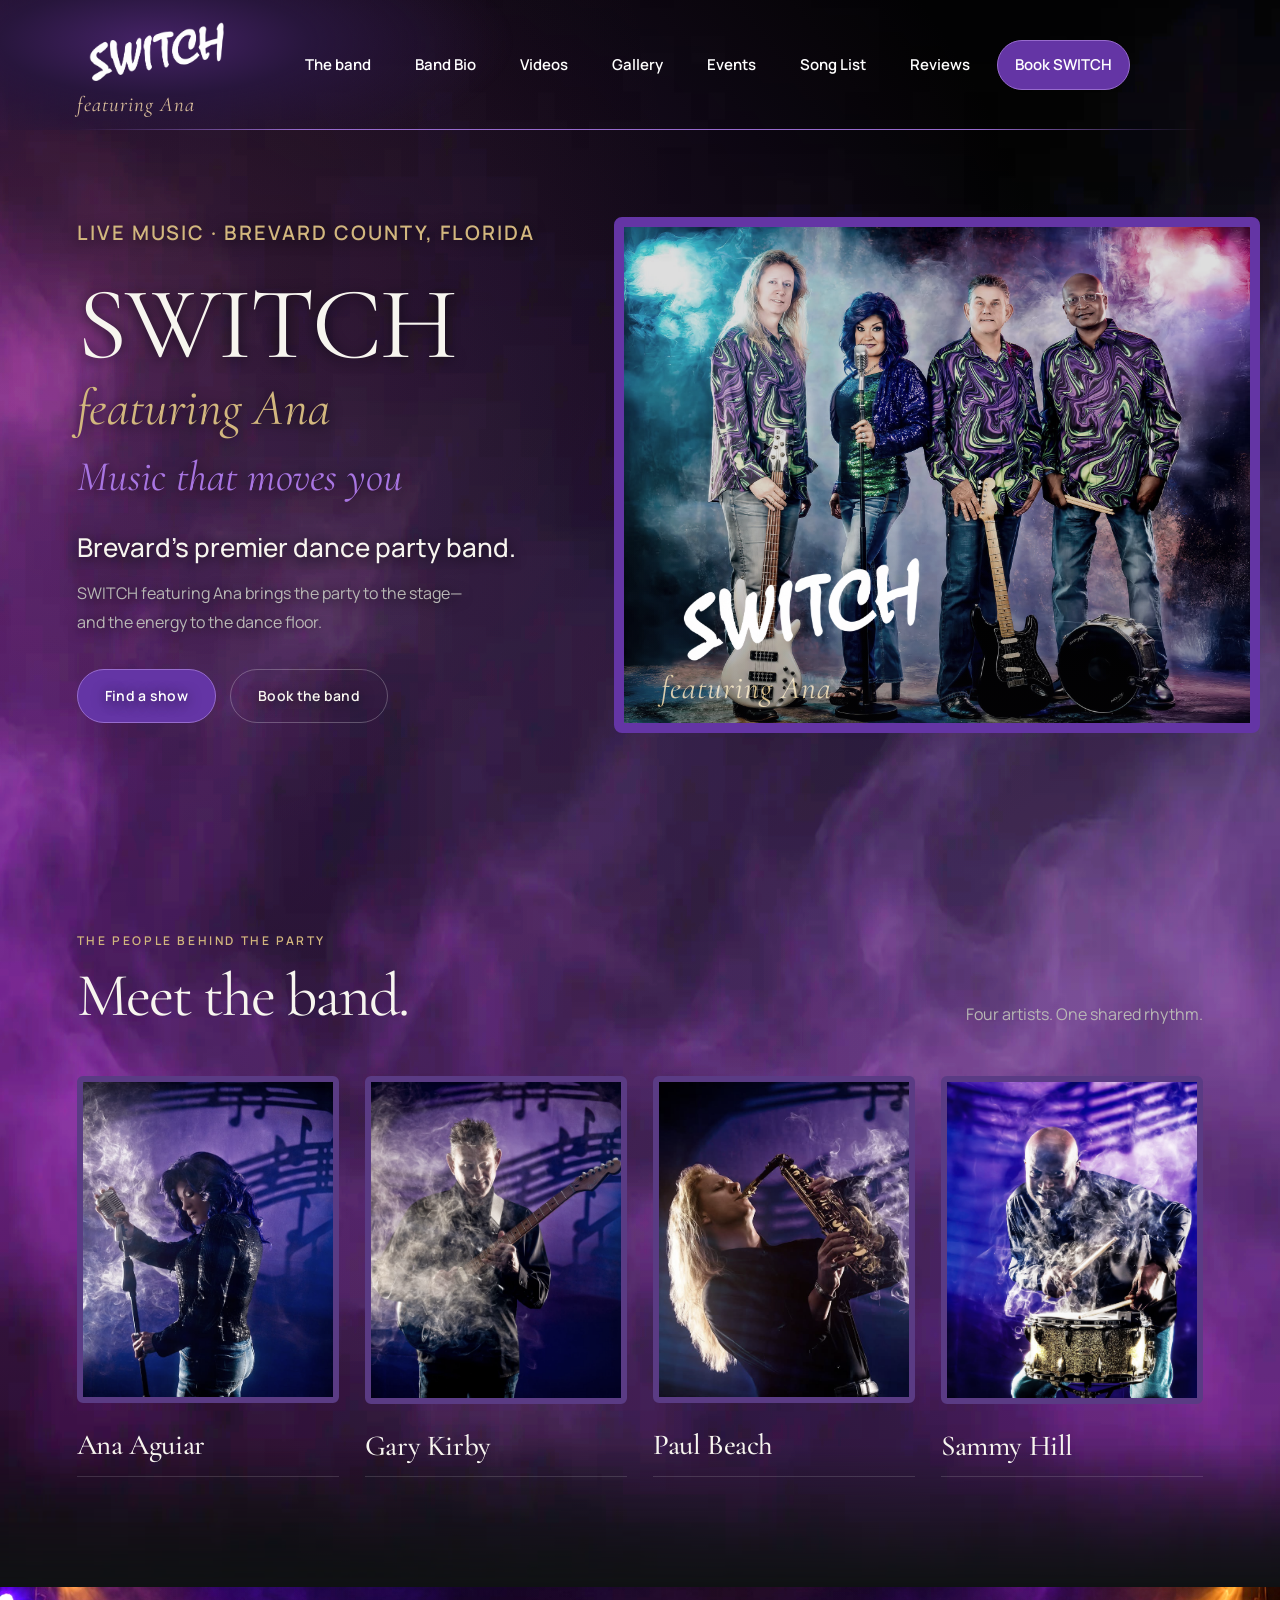
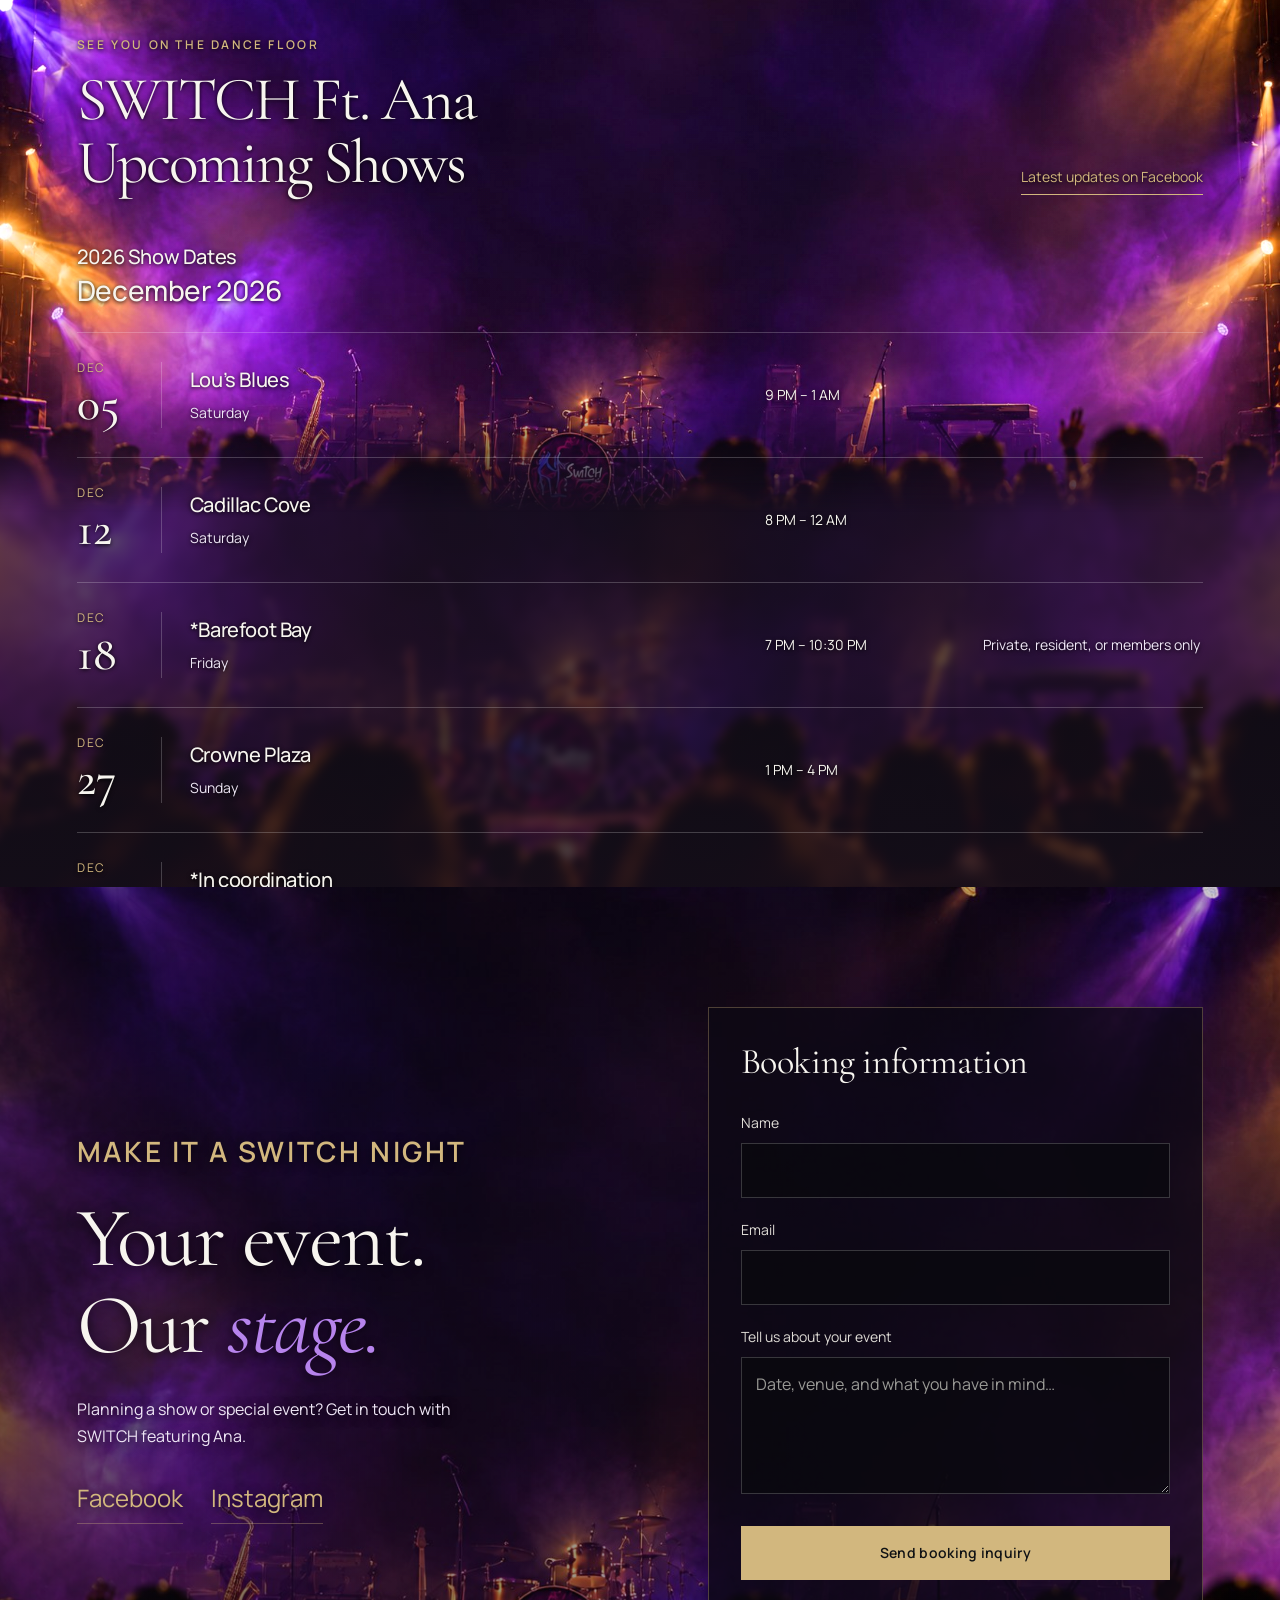
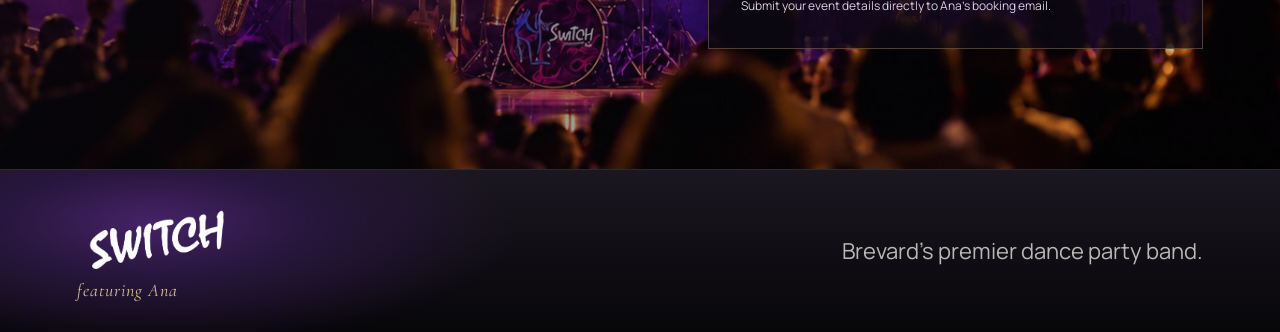
<file: index.html>
<!doctype html>
<html lang="en">
<head>
  <meta charset="utf-8"><meta name="viewport" content="width=device-width, initial-scale=1">
  <link rel="preload" href="assets/home-stage-mist.webp" as="image" type="image/webp">
  <script>
    // Fresh visits open at the top; section links within the site still work.
    if ('scrollRestoration' in history) history.scrollRestoration = 'manual';
    const arrivedFromSite = document.referrer && new URL(document.referrer).origin === location.origin;
    const isSectionLink = location.hash === '#events' || location.hash === '#booking';
    if (location.hash && !isSectionLink && !arrivedFromSite) {
      history.replaceState(history.state, '', location.pathname + location.search);
    }
    function scrollToHomeTop() {
      const root = document.documentElement;
      root.classList.add('jump-to-top');
      window.scrollTo(0, 0);
      root.classList.remove('jump-to-top');
    }

    function resetHomeScroll() {
      if (!location.hash || location.hash === '#top') scrollToHomeTop();
    }
    window.addEventListener('load', resetHomeScroll);
    window.addEventListener('pageshow', resetHomeScroll);
  </script>
  <title>SWITCH featuring Ana · Brevard’s premier dance party band</title>
  <meta name="description" content="SWITCH featuring Ana — Brevard's premier dance party band. Meet the band, explore shows, and plan your next event.">
  <link rel="icon" href="assets/favicon.svg" type="image/svg+xml"><link rel="stylesheet" href="style.css?v=larger-nav">
<style>
html.jump-to-top { scroll-behavior: auto; }

/* On phones, land on the band intro and the two-column portrait grid. */
.band-section { position: relative; }
#band { position: absolute; top: 0; }
@media (max-width: 700px) {
  .band-intro { position: relative; }
  #band { scroll-margin-top: 30px; }
}

/* Open Upcoming Shows at the top and fade the stage into the schedule. */
html:has(#events:target) {
  scroll-behavior: auto;
  scroll-padding-top: 0;
}
/* Keep the schedule in its own viewport-height scroll area. */
.home-page .events-section {
  display: grid;
  grid-template-rows: minmax(0, 1fr);
  height: 100svh;
  overflow: clip;
}
.home-page .events-scroll {
  position: relative;
  inset: auto;
  min-height: 0;
  margin-inline: 16px;
  padding-inline: calc(6vw - 16px);
  overflow-x: hidden;
  overflow-y: auto;
  touch-action: auto;
}

.home-page .events-stage-photo {
  width: auto;
  height: clamp(320px, 41vw, 550px);
  max-height: 65svh;
  aspect-ratio: auto;
  background: linear-gradient(#0e0a160d, #0e0a1633), var(--stage-photo) center 64% / cover no-repeat;
  filter: brightness(1.16) saturate(1.1);
  mask-image: linear-gradient(#000 78%, transparent);
}

.home-page .events-background::before {
  filter: blur(4px) brightness(1.1);
}
.home-page .events-background::after {
  background: linear-gradient(to bottom, #0e0a167a, #14101ba3 58%, #17101dd1);
}

/* Keep the drifting stage fog behind the content above Upcoming Shows. */
.home-page {
  position: relative;
  isolation: isolate;
}
.home-mist {
  position: absolute;
  inset: 0 0 auto;
  height: var(--mist-height, 100svh);
  z-index: -1;
  pointer-events: none;
  overflow: hidden;
  background:
    radial-gradient(ellipse at 15% 15%, #b86b2a12, transparent 32%),
    radial-gradient(ellipse at 0% 31%, #301344, transparent 60%),
    radial-gradient(ellipse at 100% 72%, #29113e, transparent 60%);
  mask-image: linear-gradient(#000 91%, transparent);
}
.home-mist::before,
.home-mist::after {
  content: "";
  position: absolute;
  inset: -48px -10%;
  background: url("assets/home-stage-mist.webp") center top / max(100%, 950px) 100% no-repeat;
  mix-blend-mode: screen;
  will-change: transform;
}
.home-mist::before {
  background-image:
    radial-gradient(ellipse at 18% 17%, #f4ae5366 0%, #d1833738 14%, transparent 33%),
    url("assets/home-stage-mist.webp");
  background-position: center, center top;
  background-size: 100% 100%, max(100%, 950px) 100%;
  background-blend-mode: color;
  opacity: .83;
  filter: saturate(1.6) brightness(1.12);
  /* Start mid-drift so the mist is moving on the first frame. */
  animation: stage-mist-drift 22s ease-in-out -5.5s infinite;
}
.home-mist::after {
  background-position: 38% top;
  mask-image: linear-gradient(transparent, #000 24%);
  opacity: .54;
  filter: saturate(1.8) brightness(1.2);
  animation: stage-mist-drift 31s ease-in-out -12s infinite reverse;
}
@keyframes stage-mist-drift {
  0%, 100% { transform: translate3d(-5%, 20px, 0) scale(1.035); }
  50% { transform: translate3d(5%, -25px, 0) scale(1); }
}
@media (max-width: 700px) {
  .home-mist::before { background-position: center, left top; }
  .home-mist::after { background-position: right top; }
}
@media (prefers-reduced-motion: reduce) {
  .home-mist::before,
  .home-mist::after {
    animation: none;
    will-change: auto;
  }
}
.home-page .hero-copy {
  text-shadow: 0 2px 14px #09080ecc;
}
.hero-copy h1 {
  font-size: clamp(60px, 8vw, 112px);
}
.hero-copy h1 span {
  display: block;
  margin-top: 5px;
  color: #d2b77e;
  font-size: clamp(30px, 4vw, 54px);
  font-style: italic;
  letter-spacing: normal;
}
.home-page .hero-buttons > .button {
  border-radius: 999px;
}
.hero-tagline {
  margin: 20px 0 0;
  color: #a875e2;
  font: italic 400 clamp(27px, 3.3vw, 46px)/1.1 var(--serif);
}

.home-photo-frame{position:relative}
.home-photo-title{position:absolute;left:6%;bottom:2%;z-index:1;margin:0;font:700 clamp(38px,4.5vw,76px)/.95 var(--sans);letter-spacing:4px;color:#f7f5ef;text-shadow:0 2px 14px #000;pointer-events:none}
.home-photo-title span{display:block;font:italic 400 clamp(24px,2.5vw,38px)/1.3 var(--serif);letter-spacing:1px;color:#d2b77e;margin-top:10px}
@media(max-width:700px){.home-photo-title{font-size:clamp(38px,10vw,76px)}.home-photo-title span{font-size:clamp(24px,6vw,34px)}}
.home-photo-frame::after {
  content: "";
  position: absolute;
  inset: 60% 0 0;
  background: linear-gradient(transparent, rgba(9, 8, 14, .27));
  pointer-events: none;
}
</style><style>
/* Stage lighting carries the concert atmosphere into booking. */
.booking-section{
  position:relative;
  max-width:none;
  min-height:760px;
  background:linear-gradient(90deg,rgba(9,8,14,.58),rgba(9,8,14,.18)),url("assets/events-background-sax.jpg") center bottom/cover no-repeat;
  background-attachment:scroll;
  color:#f7f5ef;
}
.booking-copy{text-shadow:0 2px 12px rgba(0,0,0,.8)}
.booking-copy>p:not(.eyebrow){color:#eee6f5}
.booking-section form{
  background:rgba(12,8,20,.76);
  border:1px solid rgba(210,183,126,.32);
  padding:32px;
}
.booking-section input,.booking-section textarea{background:rgba(9,8,14,.8)}
.booking-section .form-note{color:#d7cede}
@media(max-width:700px){
  .booking-section{min-height:0;background-position:44% bottom;gap:36px}
  .booking-section form{padding:24px 20px}
}

/* Show the Events concert photo clearly behind the phone booking introduction. */
@media(max-width:700px){
  .booking-section{display:block;padding:0;background:#09080e;min-height:0}
  .booking-copy{min-height:100svh;padding:48px 6%;display:flex;flex-direction:column;justify-content:center;background:linear-gradient(180deg,rgba(9,8,14,.18),rgba(9,8,14,.5)),url("assets/events-background-sax.jpg") center center/cover no-repeat}
  .booking-section form{margin:32px 6% 48px}
}

/* Anchor social links at the bottom of the phone booking photo. */
@media(max-width:700px){
  .booking-copy{position:relative;padding-bottom:100px}
  .booking-copy .social{position:absolute;left:6%;right:6%;bottom:28px}
}

/* Place phone booking contact links at the top and bottom of the photo. */
@media(max-width:700px){
  .booking-copy{padding-top:96px;padding-bottom:96px}
  .booking-copy>p:has(>a[href^="mailto:"]){position:absolute;top:0;left:6%;right:6%;max-width:none;margin:0;padding:12px 0;line-height:1.5}
  .booking-copy .social{left:6%;right:6%;bottom:0;padding:12px 0}
}

/* Return Ana's email to the booking text inside the phone photo. */
@media(max-width:700px){
  .booking-copy{padding-top:48px}
  .booking-copy>p:has(>a[href^="mailto:"]){position:static;top:auto;left:auto;right:auto;max-width:390px;margin:28px 0;padding:0}
}

</style><style>.hero-photo .home-photo-title .home-band-logo{transform:translateY(clamp(14px,1.6vw,22px))}</style></head>
<body id="top" class="home-page">
<div class="home-mist" aria-hidden="true"></div>
<a class="skip" href="#main">Skip to content</a>
<header class="header"><a class="wordmark" href="index.html" aria-label="SWITCH featuring Ana home"><img class="header-band-logo" src="assets/switch-mistral-wordmark.png" alt="SWITCH"><span>featuring Ana</span></a><nav aria-label="Main navigation"><a href="index.html#band">The band</a><a href="band-bio.html#who-we-are">Band Bio</a><a href="videos.html#videos">Videos</a><a href="photos.html#gallery">Gallery</a><a href="#events">Events</a><a href="song-list.html#songs"><svg class="song-list-icon" viewBox="0 0 24 24" width="18" height="18" fill="none" stroke="currentColor" stroke-width="2" stroke-linecap="round" stroke-linejoin="round" aria-hidden="true"><path d="M9 18V5l12-2v13M9 5v4l12-2"/><ellipse cx="6" cy="18" rx="3" ry="2"/><ellipse cx="18" cy="16" rx="3" ry="2"/></svg><span>Song List</span></a><a href="reviews.html#reviews">Reviews</a><a href="#booking" class="nav-book">Book SWITCH</a></nav></header>
<main id="main">
<div class="home-intro">
<section class="hero">
  <div class="hero-copy"><p class="eyebrow">Live music · Brevard County, Florida</p><h1>SWITCH <span>featuring Ana</span></h1><p class="hero-tagline">Music that moves you</p><p class="intro">Brevard’s premier dance party band.</p><p class="hero-description">SWITCH featuring Ana brings the party to the stage—and the energy to the dance floor.</p><div class="hero-buttons"><a class="button primary" href="#events">Find a show</a><a class="button secondary" href="#booking">Book the band</a></div></div>
  <figure class="hero-photo"><div class="home-photo-frame"><img src="assets/switch-band-portrait.jpg" alt="SWITCH featuring Ana band portrait with colorful stage lighting"><div class="home-photo-title" aria-hidden="true"><img class="home-band-logo" src="assets/switch-mistral-wordmark.png" alt="" width="1920" height="832"><span>featuring Ana</span></div></div></figure>
</section>
<section class="section band-section"><div class="section-heading"><div><p class="eyebrow">The people behind the party</p><h2>Meet the band.</h2></div><p class="band-intro"><span id="band"></span>Four artists. One shared rhythm.</p></div>
<div class="band-grid">
  <article class="member"><img src="assets/ana-stage.jpeg" alt="Ana Aguiar" loading="lazy"><div><h3>Ana Aguiar</h3></div></article>
  <article class="member"><img src="assets/gary-stage.jpeg" alt="Gary Kirby" loading="lazy"><div><h3>Gary Kirby</h3></div></article>
  <article class="member"><img src="assets/paul-stage.jpeg" alt="Paul Beach" loading="lazy"><div><h3>Paul Beach</h3></div></article>
  <article class="member"><img src="assets/sammy-stage.jpeg" alt="Sammy Hill" loading="lazy"><div><h3>Sammy Hill</h3></div></article>
</div></section>
</div>
<section class="section events-section" id="events"><div class="events-background" aria-hidden="true"><div class="events-stage-photo"></div></div><div class="events-scroll" role="region" aria-label="Show schedule" tabindex="0"><div class="section-heading"><div><p class="eyebrow">See you on the dance floor</p><h2>SWITCH Ft. Ana<br>Upcoming Shows</h2></div><a class="text-link" href="https://www.facebook.com/switchfeaturingana" target="_blank" rel="noopener noreferrer">Latest updates on Facebook</a></div>
<h3>2026 Show Dates</h3>
<div class="schedule-month"><h3 class="schedule-month-title">November 2026</h3><div class="event-list"><article class="event"><div class="date"><span>NOV</span><strong>21</strong></div><div class="venue"><h3>Cadillac Cove</h3><p>Saturday</p></div><p class="time">8 PM – 12 AM</p><span class="event-note"></span></article><article class="event"><div class="date"><span>NOV</span><strong>28</strong></div><div class="venue"><h3>Crowne Plaza</h3><p>Saturday</p></div><p class="time">6 PM – 9 PM</p><span class="event-note"></span></article></div></div><div class="schedule-month"><h3 class="schedule-month-title">December 2026</h3><div class="event-list"><article class="event"><div class="date"><span>DEC</span><strong>05</strong></div><div class="venue"><h3>Lou’s Blues</h3><p>Saturday</p></div><p class="time">9 PM – 1 AM</p><span class="event-note"></span></article><article class="event"><div class="date"><span>DEC</span><strong>12</strong></div><div class="venue"><h3>Cadillac Cove</h3><p>Saturday</p></div><p class="time">8 PM – 12 AM</p><span class="event-note"></span></article><article class="event"><div class="date"><span>DEC</span><strong>18</strong></div><div class="venue"><h3>*Barefoot Bay</h3><p>Friday</p></div><p class="time">7 PM – 10:30 PM</p><span class="event-note">Private, resident, or members only</span></article><article class="event"><div class="date"><span>DEC</span><strong>27</strong></div><div class="venue"><h3>Crowne Plaza</h3><p>Sunday</p></div><p class="time">1 PM – 4 PM</p><span class="event-note"></span></article><article class="event"><div class="date"><span>DEC</span><strong>30</strong></div><div class="venue"><h3>*In coordination</h3><p>Wednesday</p></div><p class="time">6:30 PM – 9:30 PM</p><span class="event-note">Private, resident, or members only</span></article></div></div><p class="schedule-note"><a class="text-link" href="https://www.spacecoastlive.com/bands/touch-d" target="_blank" rel="noopener noreferrer">View SWITCH on Space Coast Live ↗</a></p></div></section>
<section class="section booking-section"><div class="booking-copy"><p class="eyebrow" id="booking">Make it a SWITCH night</p><h2>Your event.<br>Our <em>stage.</em></h2><p>Planning a show or special event? Get in touch with SWITCH featuring Ana.</p><div class="social"><a href="https://www.facebook.com/switchfeaturingana" target="_blank" rel="noopener noreferrer">Facebook</a><a href="https://www.instagram.com/switch.featuring.ana" target="_blank" rel="noopener noreferrer">Instagram</a></div></div>
<form id="booking-form" action="https://formsubmit.co/Ananfriendsent@aol.com" method="POST"><input type="hidden" name="_subject" value="SWITCH featuring Ana — Booking inquiry"><input type="hidden" name="_template" value="table"><input type="hidden" name="_url" value="https://switchftana.com/"><h3>Booking information</h3><label for="name">Name</label><input id="name" name="name" autocomplete="name" required><label for="email">Email</label><input id="email" name="email" type="email" autocomplete="email" required><label for="message">Tell us about your event</label><textarea id="message" name="message" rows="4" placeholder="Date, venue, and what you have in mind…" required></textarea><button type="submit" class="button primary">Send booking inquiry</button><p class="form-note">Submit your event details directly to Ana’s booking email.</p></form></section>
</main>
<footer><a class="wordmark" href="#" aria-label="SWITCH featuring Ana home"><img class="footer-band-logo" src="assets/switch-mistral-wordmark.png" alt="SWITCH"><span>featuring Ana</span></a><p>Brevard’s premier dance party band.</p></footer>
<script>
  const mist = document.querySelector('.home-mist');
  const header = document.querySelector('.header');
  const intro = document.querySelector('.home-intro');
  const eventsSection = document.querySelector('#events');
  const sizeMist = () => mist.style.setProperty('--mist-height', eventsSection.offsetTop + 'px');
  sizeMist();
  const mistLayout = new ResizeObserver(sizeMist);
  mistLayout.observe(header);
  mistLayout.observe(intro);

  document.querySelector('footer .wordmark').addEventListener('click', event => {
    if (event.button !== 0 || event.metaKey || event.ctrlKey || event.shiftKey || event.altKey) return;
    event.preventDefault();
    if (location.hash) history.replaceState(history.state, '', location.pathname + location.search);
    // Move keyboard focus to the header only for non-pointer activation.
    if (event.detail === 0) {
      document.querySelector('.header .wordmark').focus({ preventScroll: true });
    }
    scrollToHomeTop();
  });
</script>
<script src="script.js?v=booking-delivery-20261115"></script>
<script src="space-coast-events.js?v=20261111"></script></body></html>
</file>
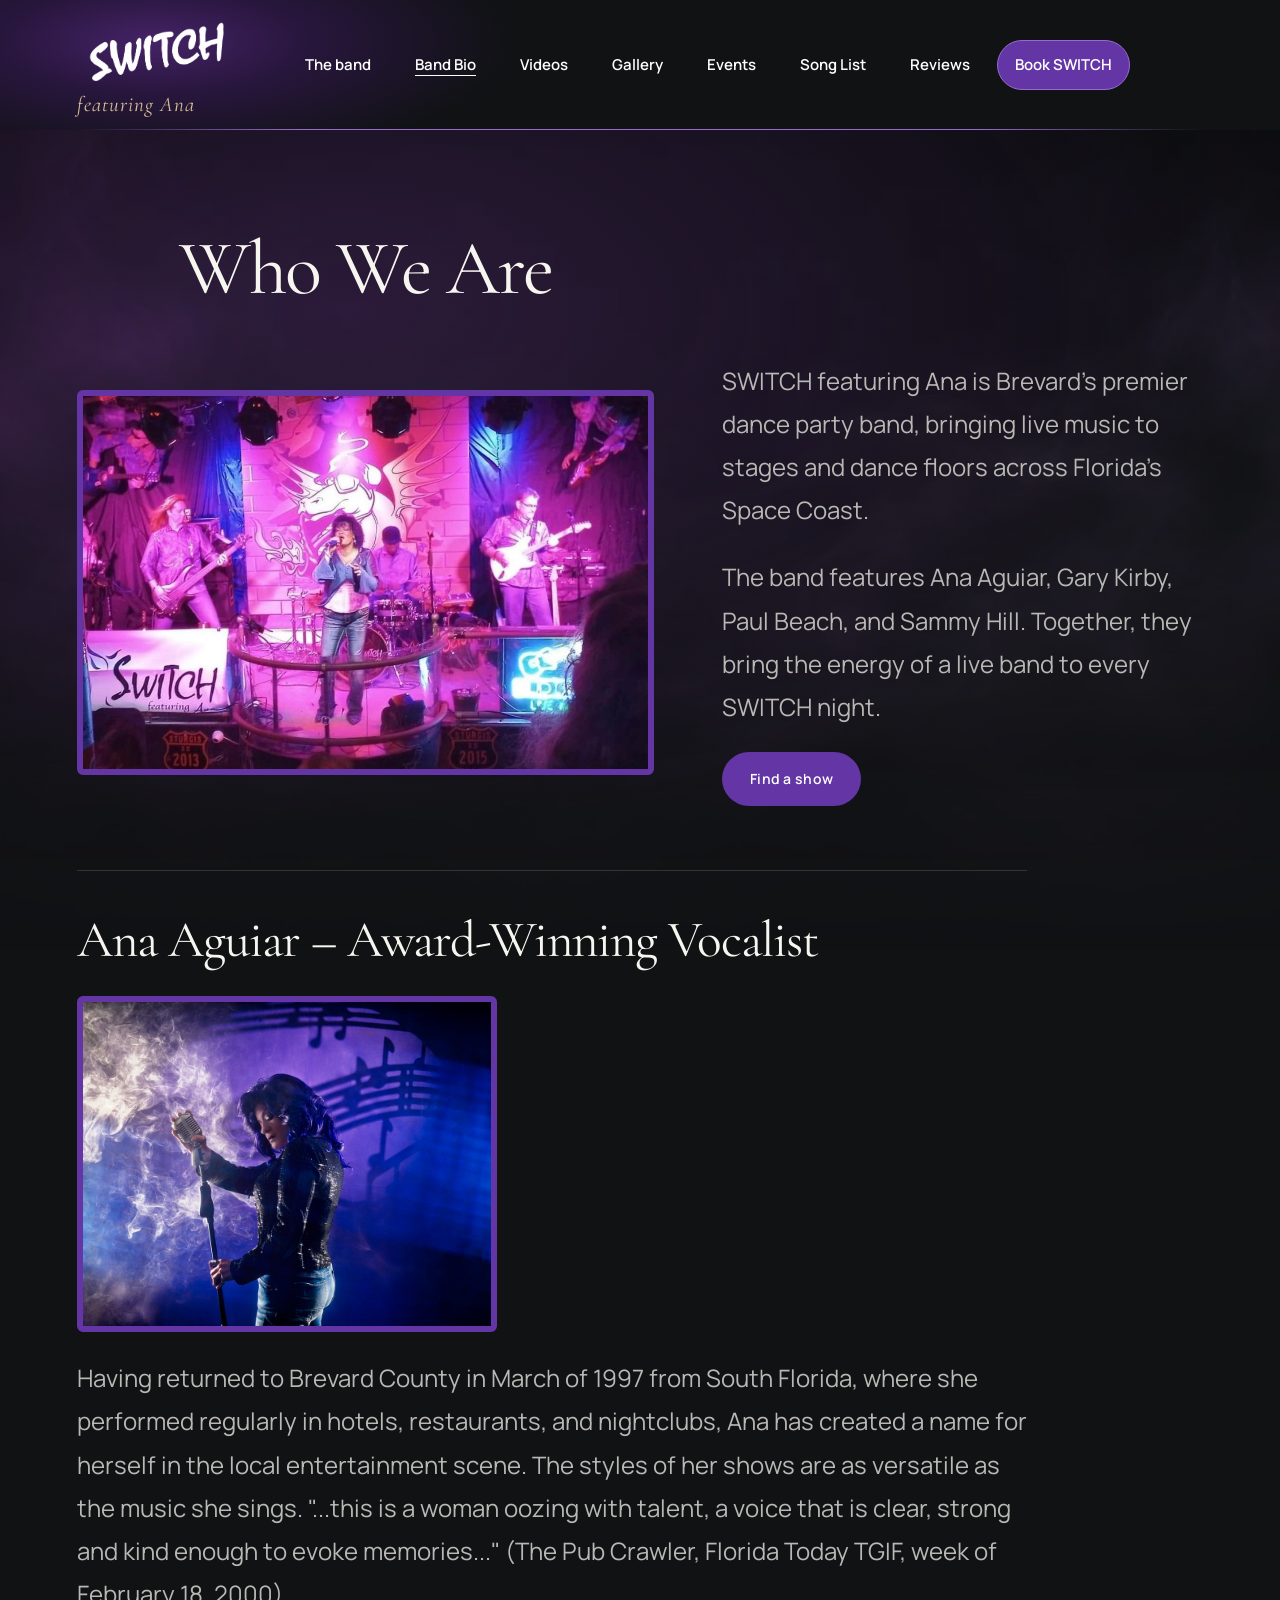
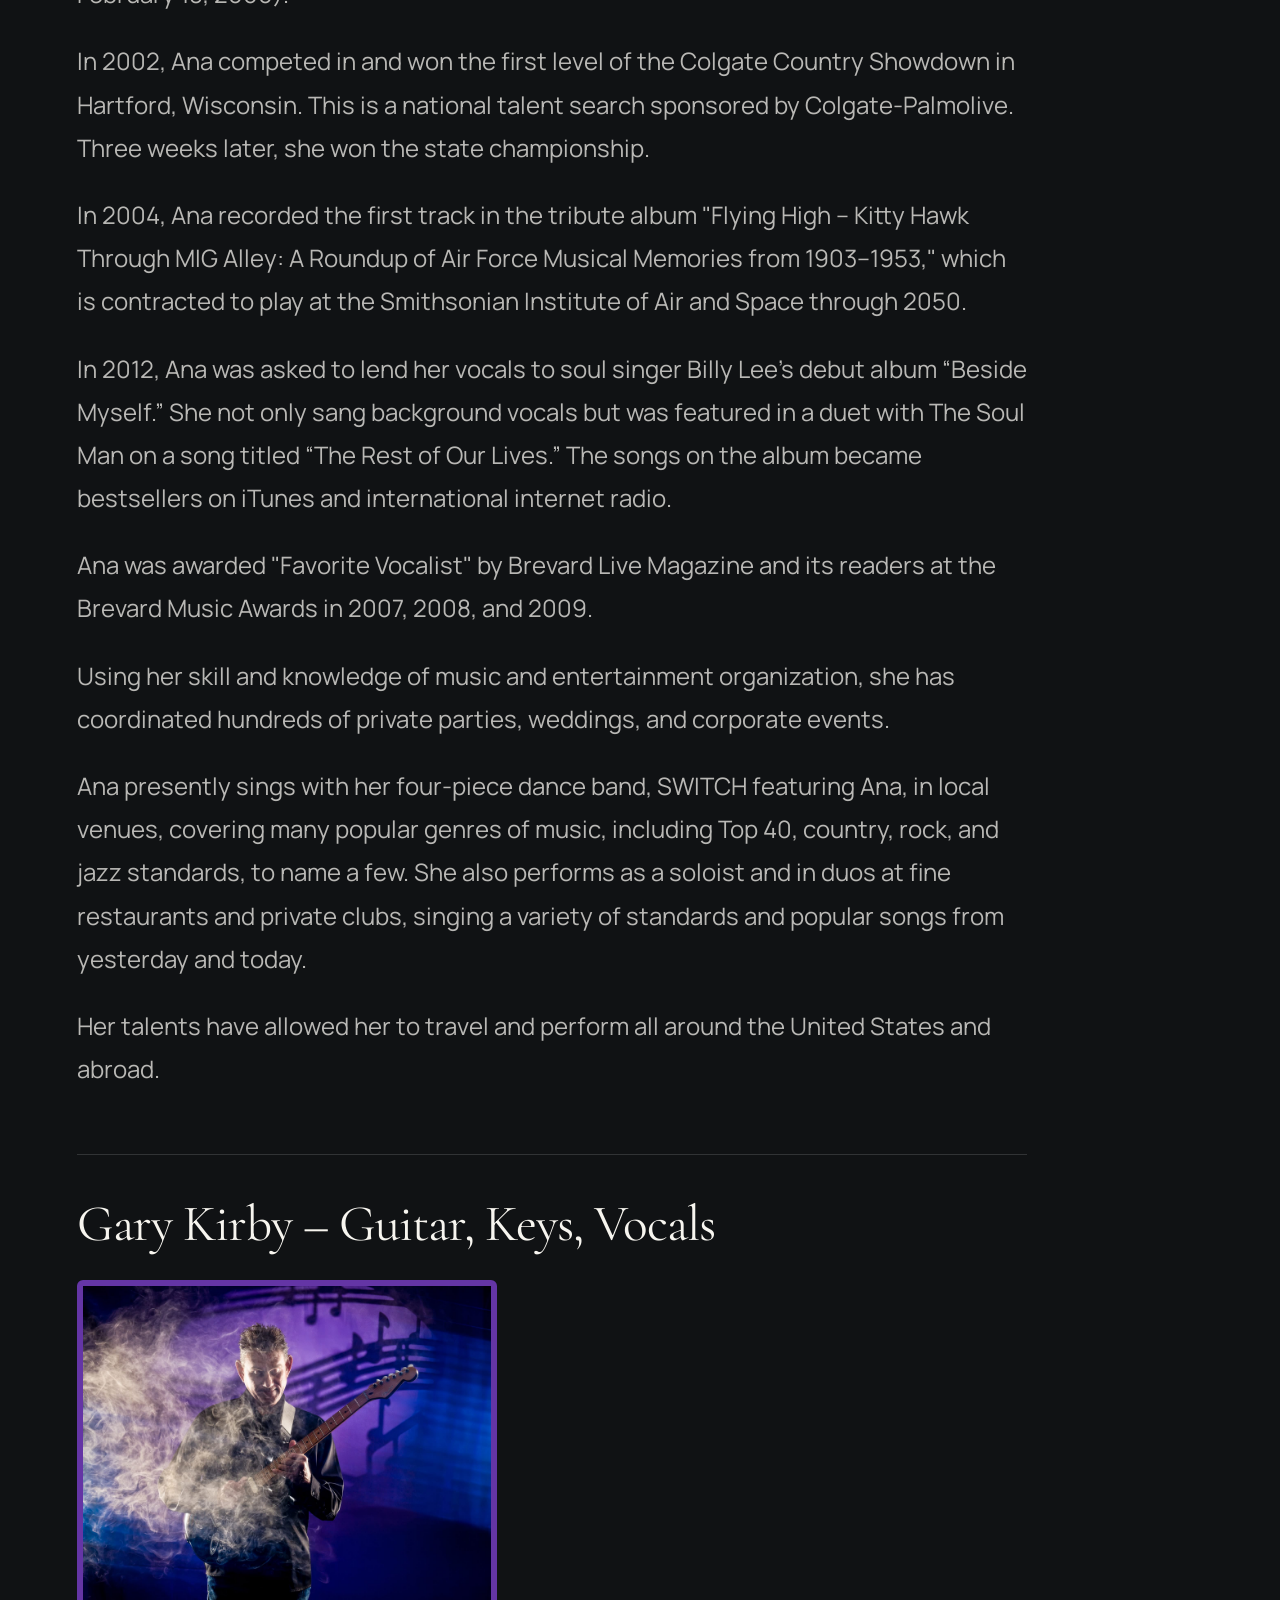
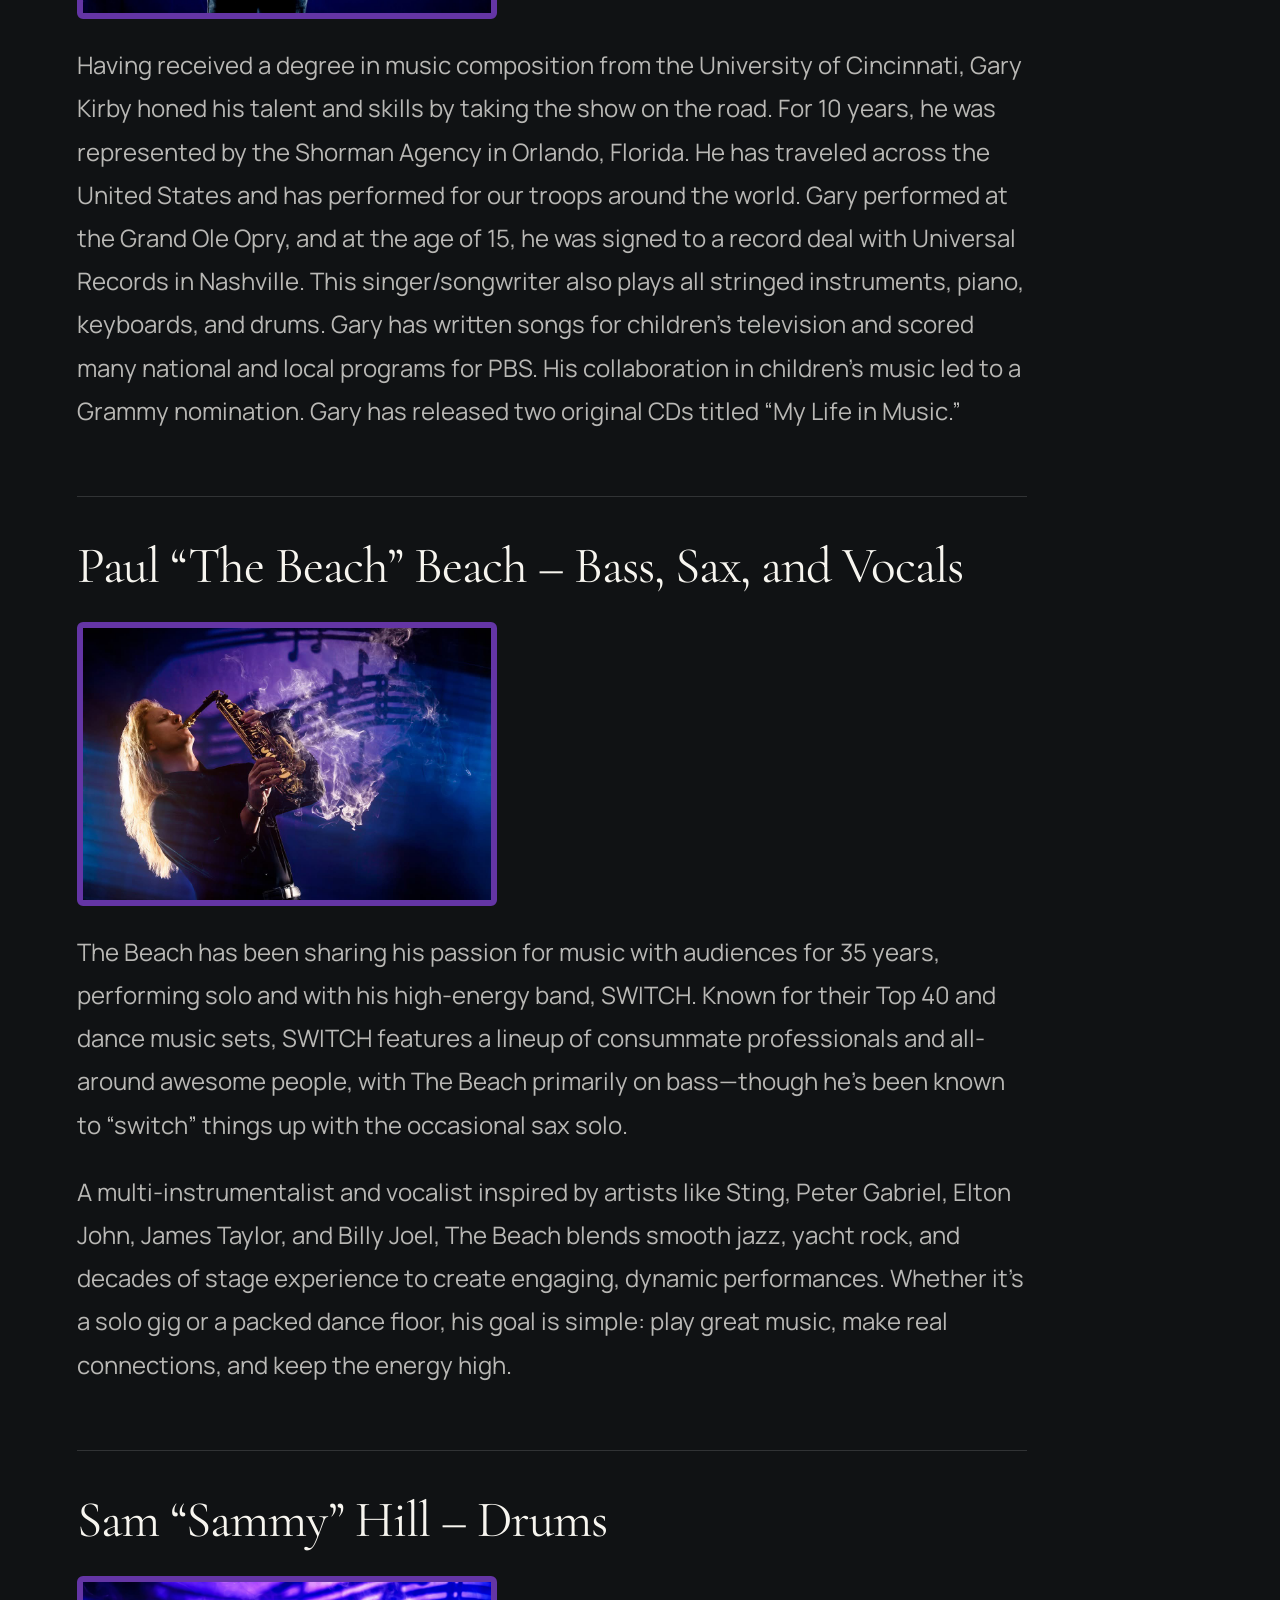
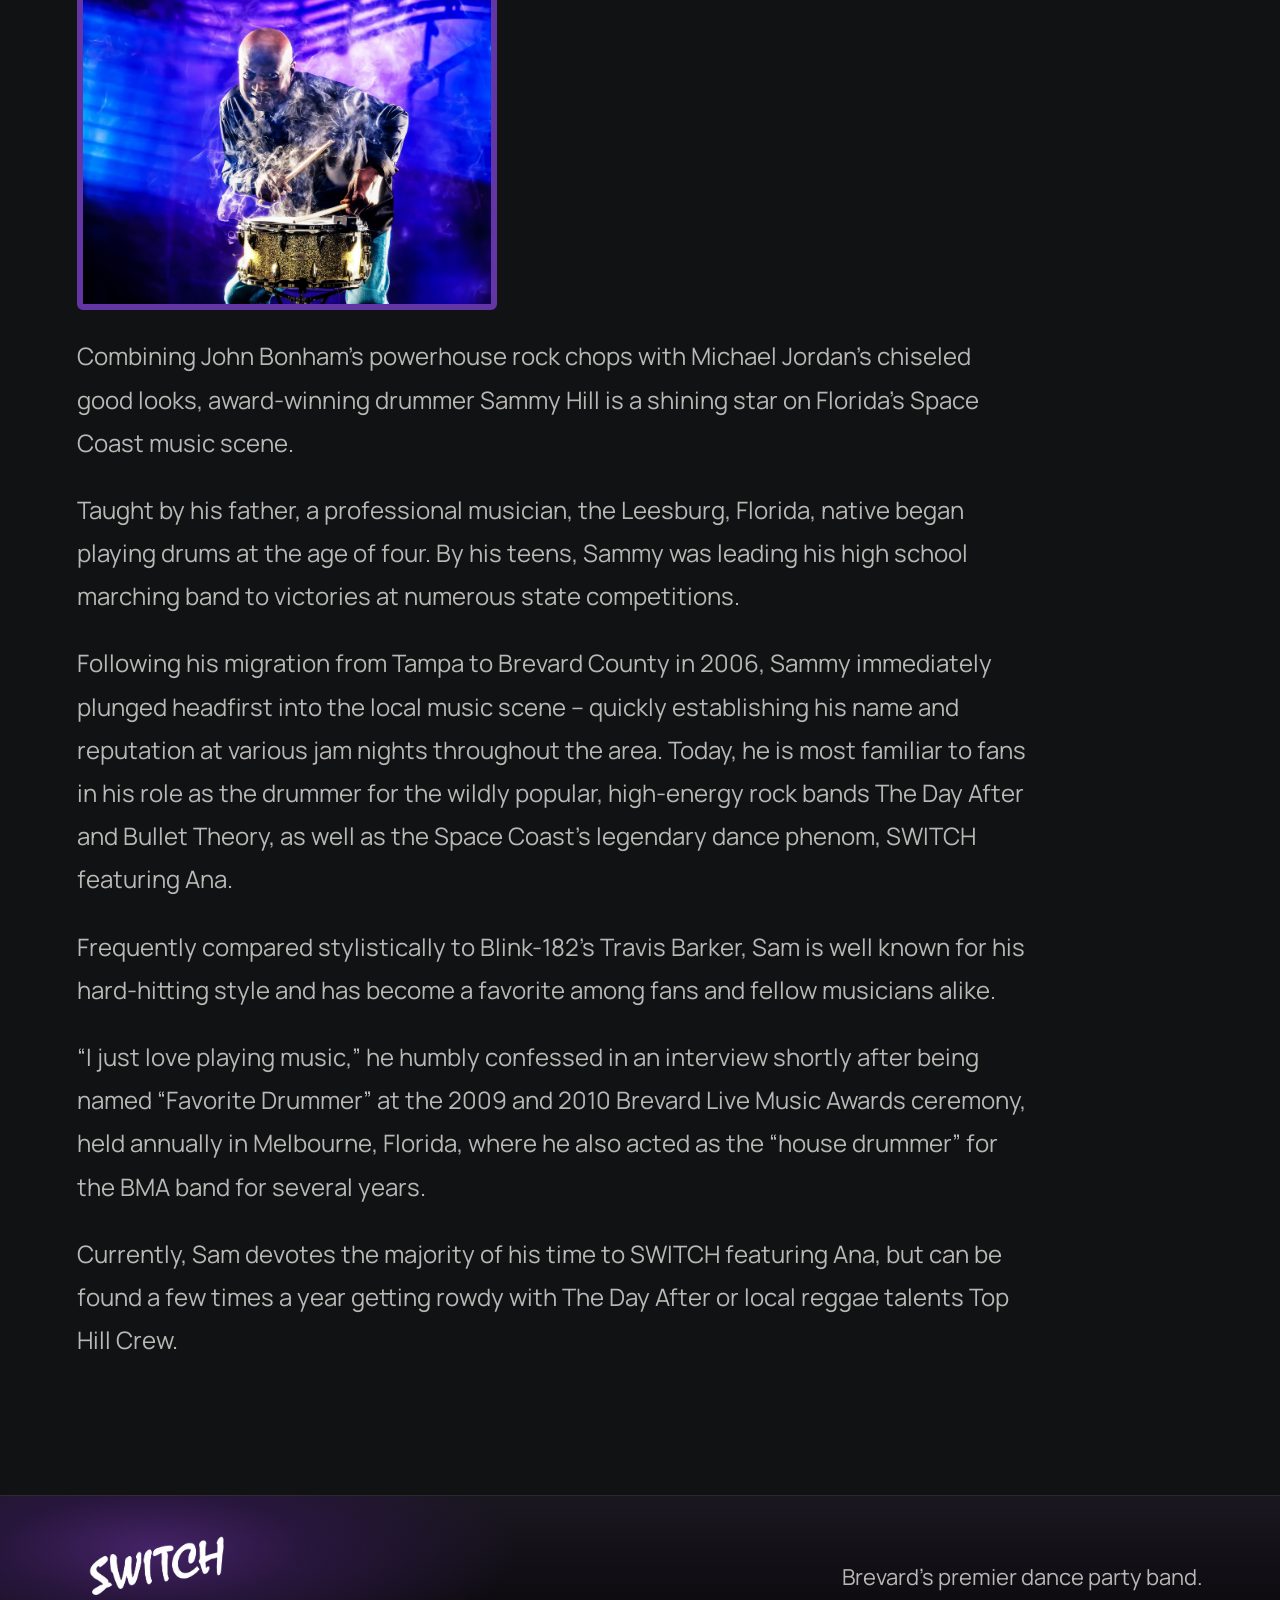
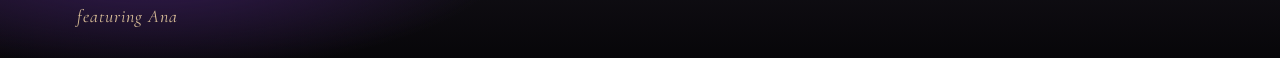
<file: band-bio.html>
<!doctype html>
<html lang="en"><head><meta charset="utf-8"><meta name="viewport" content="width=device-width, initial-scale=1"><title>Band Bio · SWITCH featuring Ana</title><meta name="description" content="Band Bio for SWITCH featuring Ana, Brevard’s premier dance party band."><link rel="icon" href="assets/favicon.svg" type="image/svg+xml"><link rel="stylesheet" href="style.css?v=larger-nav"><style>.bio-copy .button.primary{background:#6435a5;color:#fff}.bio-copy .button.primary:hover{background:#7b46bd;color:#fff}
.inner-page {
  position: relative;
  isolation: isolate;
  background: radial-gradient(ellipse 75% 510px at 27% 180px, #2a1938, transparent);
}

.inner-page::before {
  content: "";
  position: absolute;
  inset: 0 0 auto;
  height: clamp(560px, 64vw, 860px);
  z-index: -1;
  pointer-events: none;
  background: url("assets/home-stage-mist.webp") center top / cover no-repeat;
  mix-blend-mode: screen;
  opacity: .34;
  mask-image: linear-gradient(#000, #000 32%, transparent);
}

@media (max-width: 700px) {
  .inner-page::before { background-position: 24% top; }
}

.bio-copy .button.primary {
  border-radius: 999px;
}
.artist-portrait {
  display: block;
  width: 100%;
  max-width: 420px;
  height: auto;
  margin: 0 0 24px;
  border: 6px solid #6435a5;
  border-radius: 6px;
}

html:has(#who-we-are:target) {
  scroll-behavior: auto;
}

.bio-layout > .page-heading {
  max-width: none;
  text-align: center;
}

@media (min-width: 701px) {
  .bio-layout {
    grid-template-areas: "heading ." "photo copy";
    row-gap: 0;
  }

  .bio-layout > .page-heading { grid-area: heading; }
  .bio-photo { grid-area: photo; }
  .bio-copy { grid-area: copy; }
}

@media (max-width: 700px) {
  .bio-layout > .page-heading { margin-bottom: 0; }
}
</style></head><body><a class="skip" href="#main">Skip to content</a><header class="header"><a class="wordmark" href="index.html" aria-label="SWITCH featuring Ana home"><img class="header-band-logo" src="assets/switch-mistral-wordmark.png" alt="SWITCH"><span>featuring Ana</span></a><nav aria-label="Main navigation"><a href="index.html#band">The band</a><a href="band-bio.html#who-we-are" aria-current="page">Band Bio</a><a href="videos.html#videos">Videos</a><a href="photos.html#gallery">Gallery</a><a href="index.html#events">Events</a><a href="song-list.html#songs"><svg class="song-list-icon" viewBox="0 0 24 24" width="18" height="18" fill="none" stroke="currentColor" stroke-width="2" stroke-linecap="round" stroke-linejoin="round" aria-hidden="true"><path d="M9 18V5l12-2v13M9 5v4l12-2"/><ellipse cx="6" cy="18" rx="3" ry="2"/><ellipse cx="18" cy="16" rx="3" ry="2"/></svg><span>Song List</span></a><a href="reviews.html#reviews">Reviews</a><a href="index.html#booking" class="nav-book">Book SWITCH</a></nav></header><main id="main" class="inner-page"><section class="section"><div class="bio-layout">
<div class="page-heading"><h1 id="who-we-are">Who We Are</h1></div>
<img class="bio-photo" src="assets/band.jpg" alt="SWITCH featuring Ana performing together under purple stage lights"><div class="bio-copy"><p>SWITCH featuring Ana is Brevard’s premier dance party band, bringing live music to stages and dance floors across Florida’s Space Coast.</p><p>The band features Ana Aguiar, Gary Kirby, Paul Beach, and Sammy Hill. Together, they bring the energy of a live band to every SWITCH night.</p><a class="button primary" href="index.html#events">Find a show</a></div></div><section class="artist-biography" id="ana-bio" aria-labelledby="ana-bio-title"><h2 id="ana-bio-title">Ana Aguiar – Award-Winning Vocalist</h2>
<img class="artist-portrait" src="assets/ana-stage.jpeg" alt="Ana Aguiar" width="1006" height="800" loading="lazy">
<p>Having returned to Brevard County in March of 1997 from South Florida, where she performed regularly in hotels, restaurants, and nightclubs, Ana has created a name for herself in the local entertainment scene. The styles of her shows are as versatile as the music she sings. &quot;...this is a woman oozing with talent, a voice that is clear, strong and kind enough to evoke memories...&quot; (The Pub Crawler, Florida Today TGIF, week of February 18, 2000).</p><p>In 2002, Ana competed in and won the first level of the Colgate Country Showdown in Hartford, Wisconsin. This is a national talent search sponsored by Colgate-Palmolive. Three weeks later, she won the state championship.</p><p>In 2004, Ana recorded the first track in the tribute album &quot;Flying High – Kitty Hawk Through MIG Alley: A Roundup of Air Force Musical Memories from 1903–1953,&quot; which is contracted to play at the Smithsonian Institute of Air and Space through 2050.</p><p>In 2012, Ana was asked to lend her vocals to soul singer Billy Lee’s debut album “Beside Myself.” She not only sang background vocals but was featured in a duet with The Soul Man on a song titled “The Rest of Our Lives.” The songs on the album became bestsellers on iTunes and international internet radio.</p><p>Ana was awarded &quot;Favorite Vocalist&quot; by Brevard Live Magazine and its readers at the Brevard Music Awards in 2007, 2008, and 2009.</p><p>Using her skill and knowledge of music and entertainment organization, she has coordinated hundreds of private parties, weddings, and corporate events.</p><p>Ana presently sings with her four-piece dance band, SWITCH featuring Ana, in local venues, covering many popular genres of music, including Top 40, country, rock, and jazz standards, to name a few. She also performs as a soloist and in duos at fine restaurants and private clubs, singing a variety of standards and popular songs from yesterday and today.</p><p>Her talents have allowed her to travel and perform all around the United States and abroad.</p></section><section class="artist-biography" id="gary-bio" aria-labelledby="gary-bio-title"><h2 id="gary-bio-title">Gary Kirby – Guitar, Keys, Vocals</h2>
<img class="artist-portrait" src="assets/gary-stage.jpeg" alt="Gary Kirby" width="1996" height="1600" loading="lazy">
<p>Having received a degree in music composition from the University of Cincinnati, Gary Kirby honed his talent and skills by taking the show on the road. For 10 years, he was represented by the Shorman Agency in Orlando, Florida. He has traveled across the United States and has performed for our troops around the world. Gary performed at the Grand Ole Opry, and at the age of 15, he was signed to a record deal with Universal Records in Nashville. This singer/songwriter also plays all stringed instruments, piano, keyboards, and drums. Gary has written songs for children’s television and scored many national and local programs for PBS. His collaboration in children’s music led to a Grammy nomination. Gary has released two original CDs titled “My Life in Music.”</p></section><section class="artist-biography" id="paul-bio" aria-labelledby="paul-bio-title"><h2 id="paul-bio-title">Paul “The Beach” Beach – Bass, Sax, and Vocals</h2>
<img class="artist-portrait" src="assets/paul-stage.jpeg" alt="Paul Beach" width="1200" height="800" loading="lazy">
<p>The Beach has been sharing his passion for music with audiences for 35 years, performing solo and with his high-energy band, SWITCH. Known for their Top 40 and dance music sets, SWITCH features a lineup of consummate professionals and all-around awesome people, with The Beach primarily on bass—though he’s been known to “switch” things up with the occasional sax solo.</p><p>A multi-instrumentalist and vocalist inspired by artists like Sting, Peter Gabriel, Elton John, James Taylor, and Billy Joel, The Beach blends smooth jazz, yacht rock, and decades of stage experience to create engaging, dynamic performances. Whether it’s a solo gig or a packed dance floor, his goal is simple: play great music, make real connections, and keep the energy high.</p></section><section class="artist-biography" id="sammy-bio" aria-labelledby="sammy-bio-title"><h2 id="sammy-bio-title">Sam “Sammy” Hill – Drums</h2>
<img class="artist-portrait" src="assets/sammy-stage.jpeg" alt="Sammy Hill" width="2016" height="1595" loading="lazy">
<p>Combining John Bonham’s powerhouse rock chops with Michael Jordan’s chiseled good looks, award-winning drummer Sammy Hill is a shining star on Florida’s Space Coast music scene.</p><p>Taught by his father, a professional musician, the Leesburg, Florida, native began playing drums at the age of four. By his teens, Sammy was leading his high school marching band to victories at numerous state competitions.</p><p>Following his migration from Tampa to Brevard County in 2006, Sammy immediately plunged headfirst into the local music scene – quickly establishing his name and reputation at various jam nights throughout the area. Today, he is most familiar to fans in his role as the drummer for the wildly popular, high-energy rock bands The Day After and Bullet Theory, as well as the Space Coast&#x27;s legendary dance phenom, SWITCH featuring Ana.</p><p>Frequently compared stylistically to Blink-182’s Travis Barker, Sam is well known for his hard-hitting style and has become a favorite among fans and fellow musicians alike.</p><p>“I just love playing music,” he humbly confessed in an interview shortly after being named “Favorite Drummer” at the 2009 and 2010 Brevard Live Music Awards ceremony, held annually in Melbourne, Florida, where he also acted as the “house drummer” for the BMA band for several years.</p><p>Currently, Sam devotes the majority of his time to SWITCH featuring Ana, but can be found a few times a year getting rowdy with The Day After or local reggae talents Top Hill Crew.</p></section></section></main><footer><a class="wordmark" href="index.html"><img class="footer-band-logo" src="assets/switch-mistral-wordmark.png" alt="SWITCH"><span>featuring Ana</span></a><p>Brevard’s premier dance party band.</p></footer></body></html>
</file>
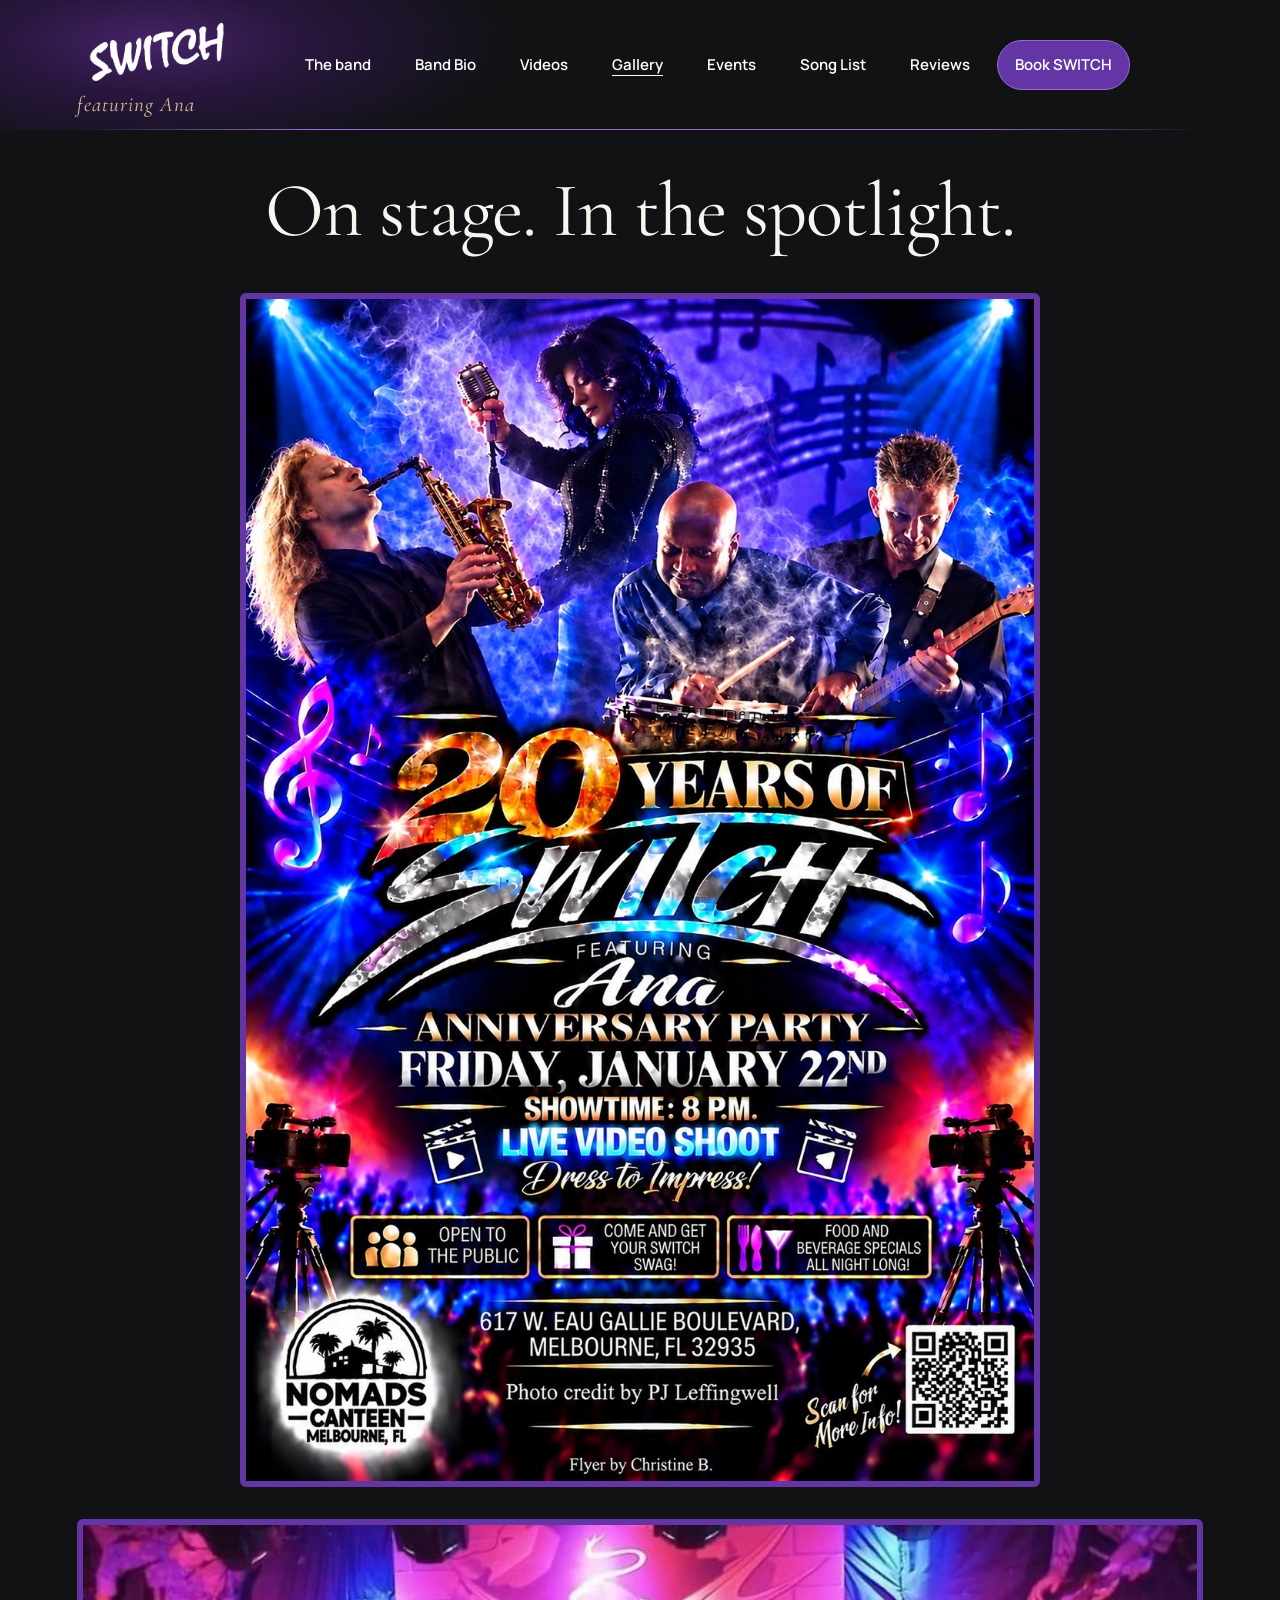
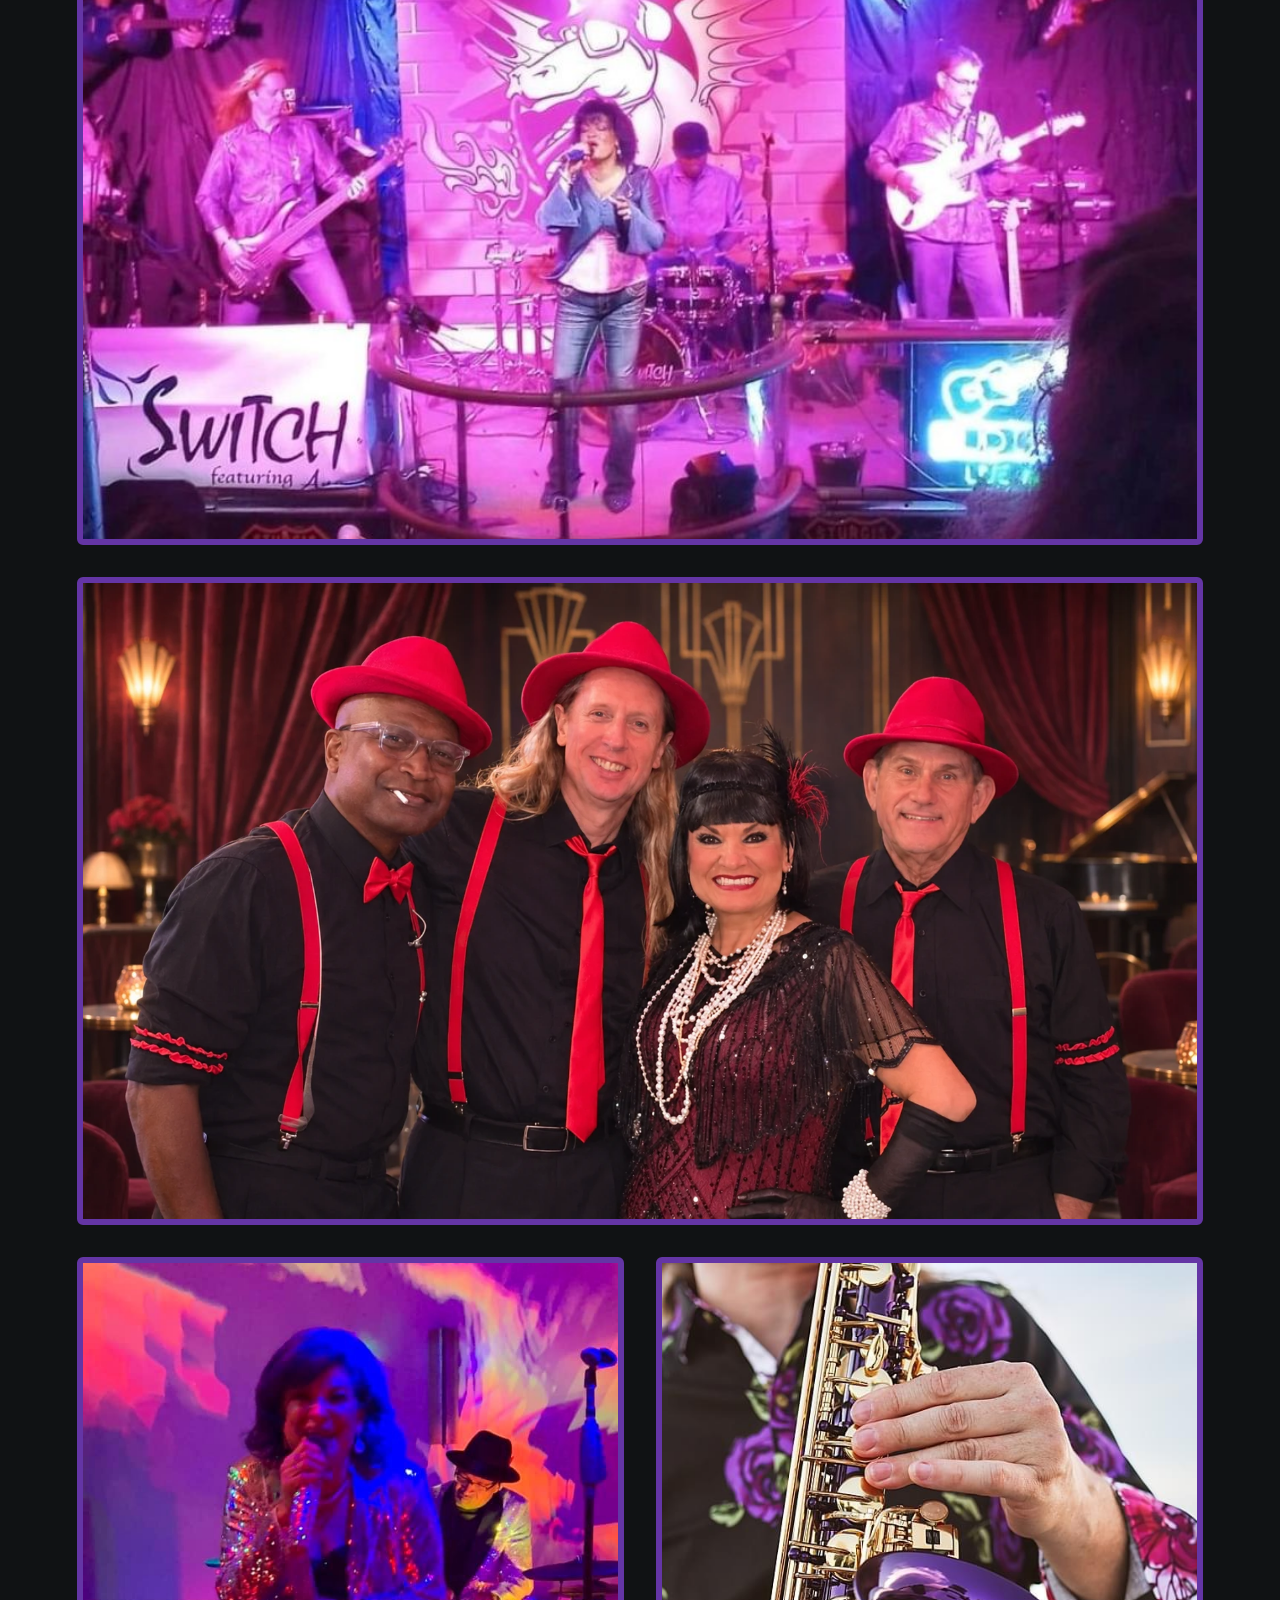
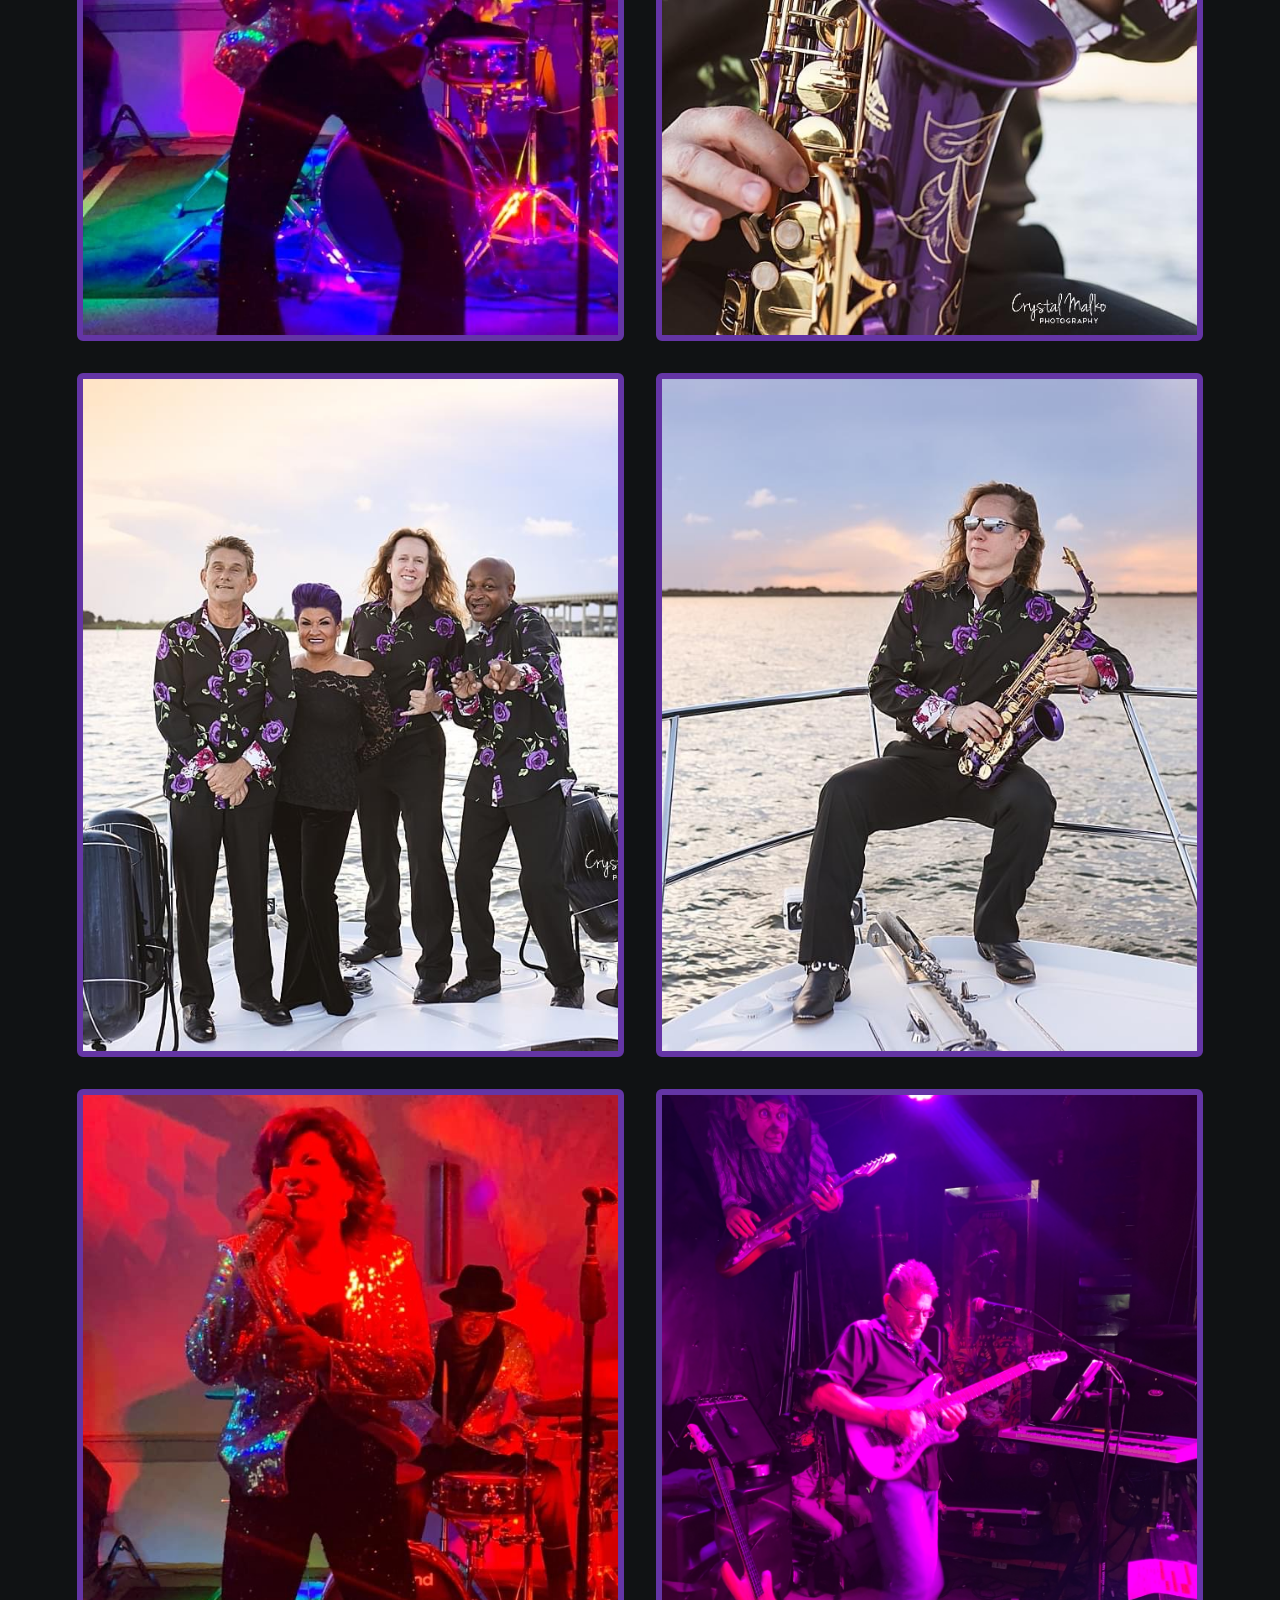
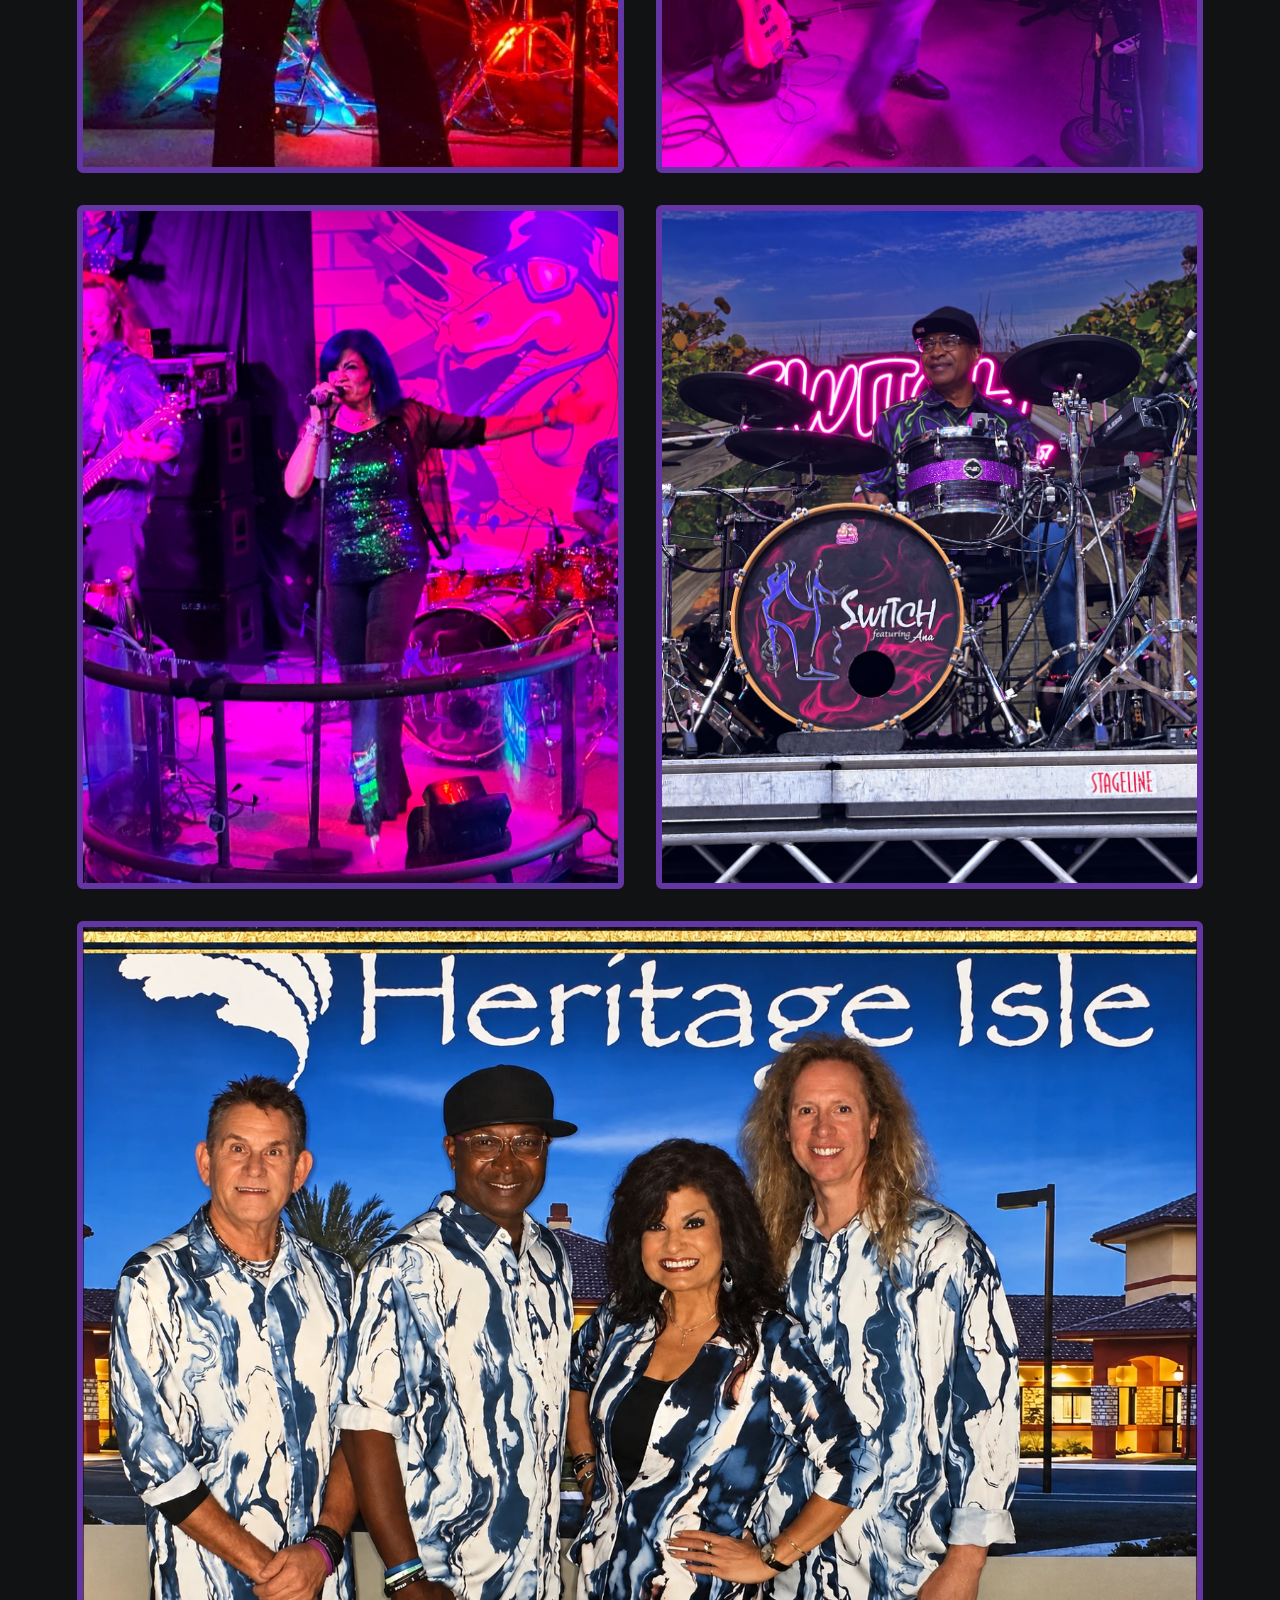
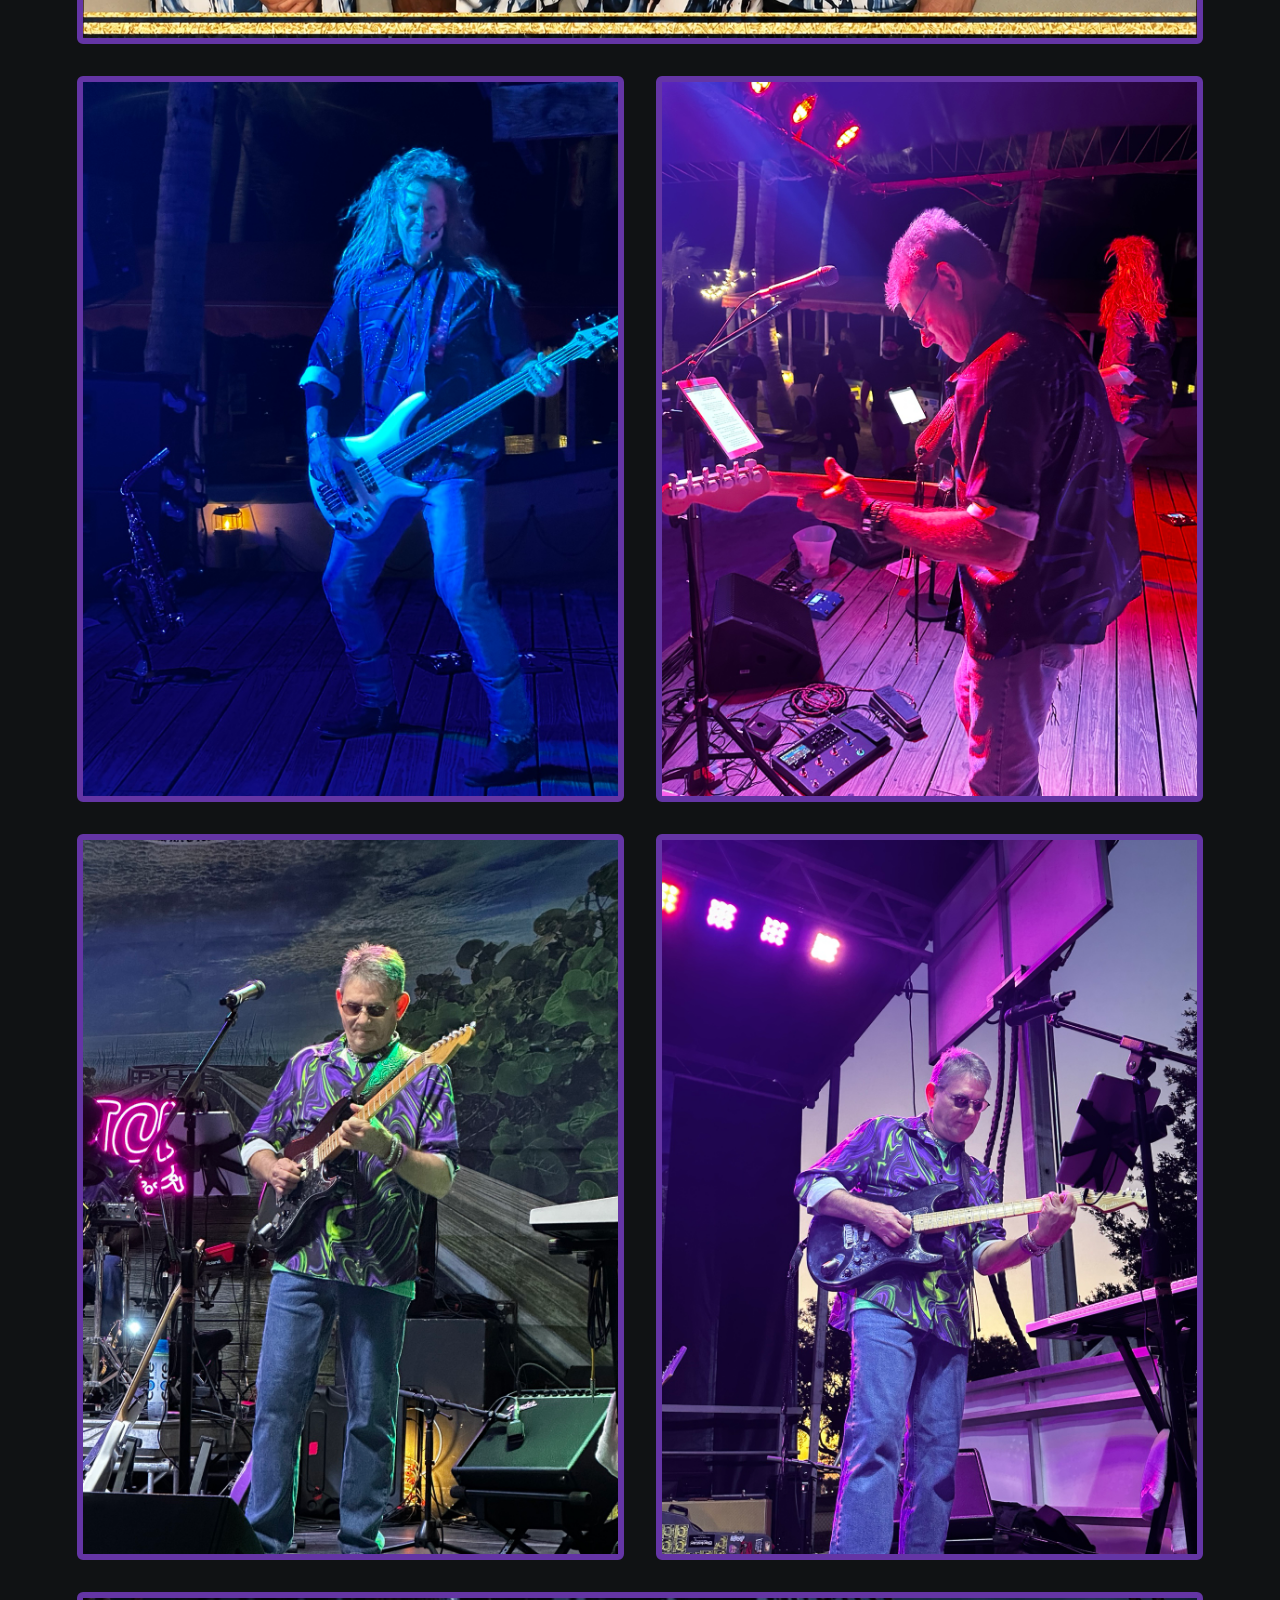
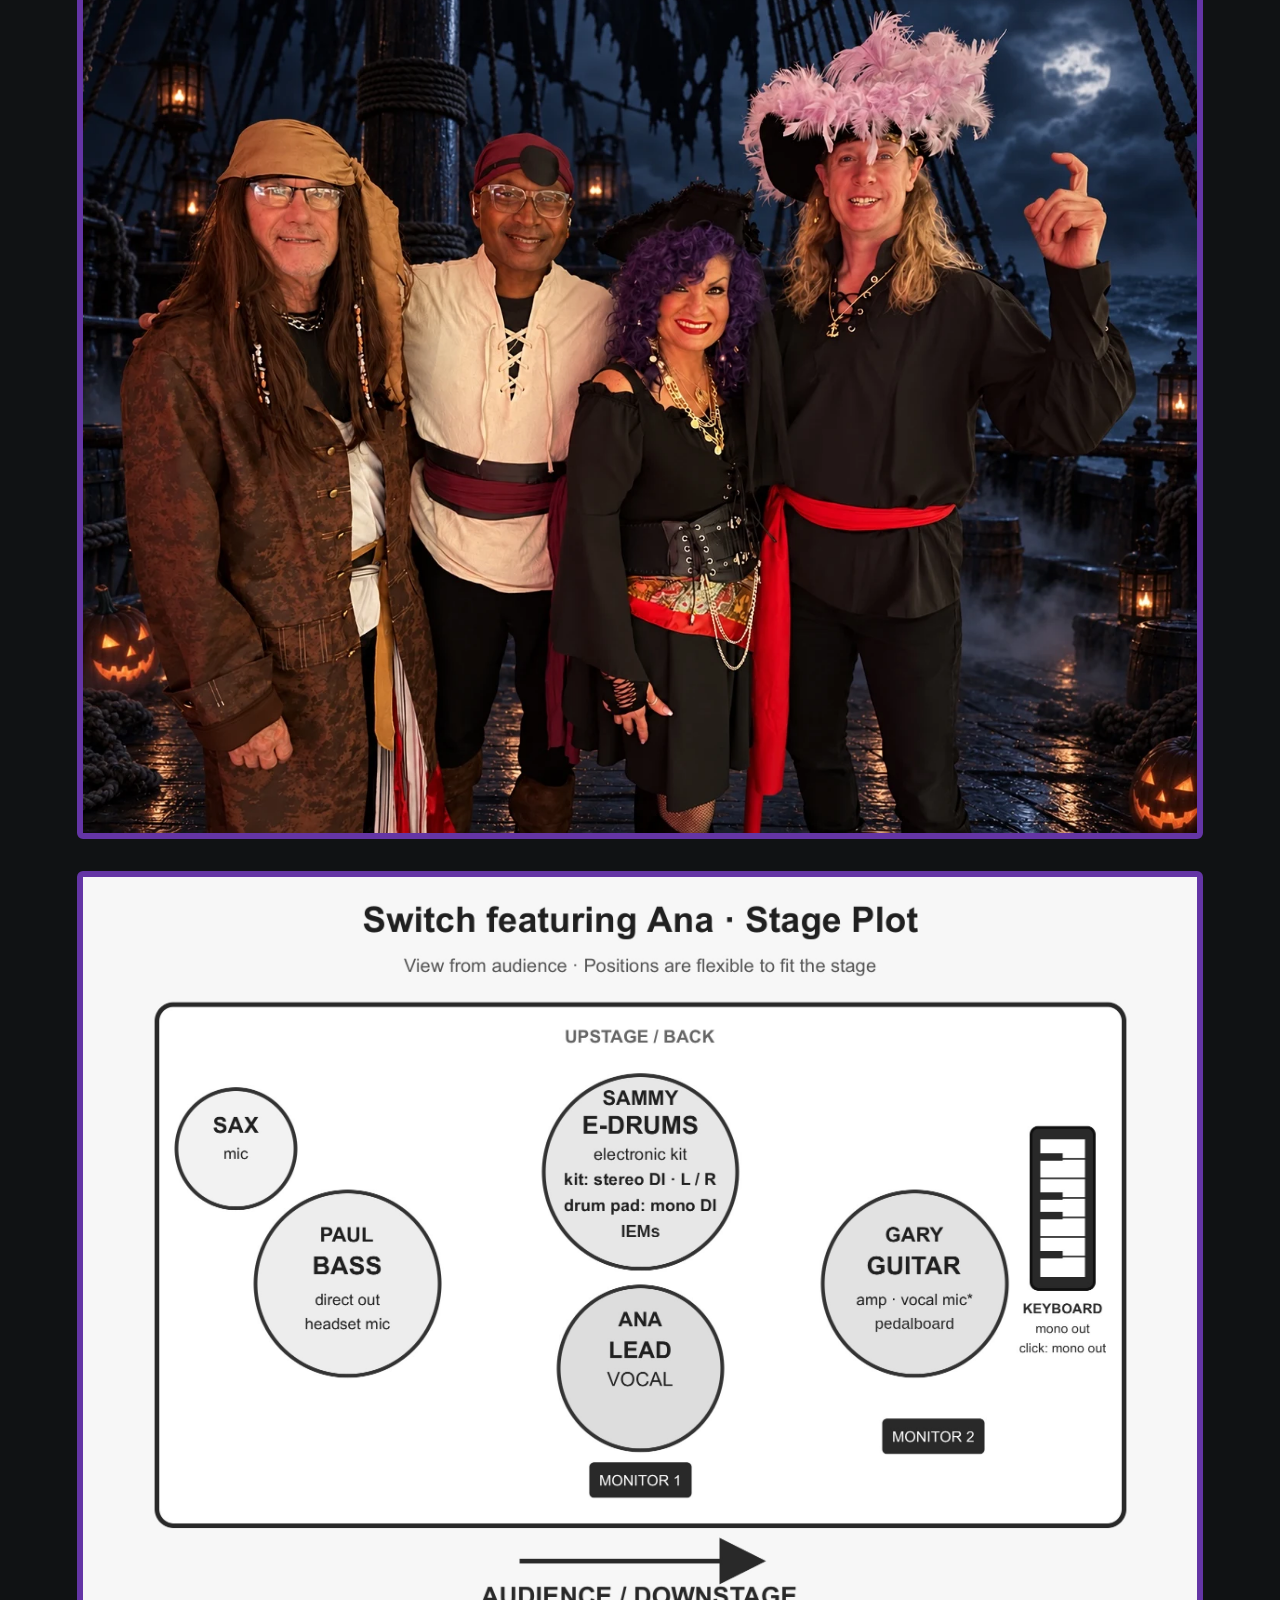
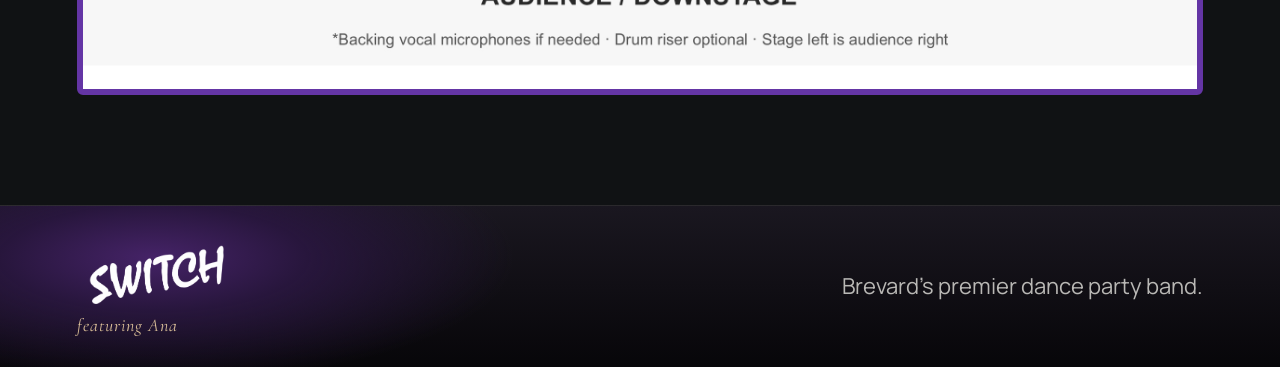
<file: photos.html>
<!doctype html>
<html lang="en"><head><meta charset="utf-8"><meta name="viewport" content="width=device-width, initial-scale=1"><title>Gallery · SWITCH featuring Ana</title><meta name="description" content="Photos for SWITCH featuring Ana, Brevard’s premier dance party band."><link rel="icon" href="assets/favicon.svg" type="image/svg+xml"><link rel="stylesheet" href="style.css?v=larger-nav"><style>
  .inner-page .section.gallery-section { padding-top: 24px; }
  .gallery-opening { display: flow-root; }
  .gallery-opening + .photo-gallery { margin-top: 32px; }
  #gallery { position: absolute; top: 0; }
  @media (max-width: 700px) {
    .inner-page .section.gallery-section { padding-top: 16px; }
    .photos-heading { position: relative; }
    .gallery-opening + .photo-gallery { margin-top: 24px; }
    html:has(#gallery:target) {
      scroll-behavior: auto;
      scroll-padding-top: 0;
    }
  }
</style></head><body><a class="skip" href="#main">Skip to content</a><header class="header"><a class="wordmark" href="index.html" aria-label="SWITCH featuring Ana home"><img class="header-band-logo" src="assets/switch-mistral-wordmark.png" alt="SWITCH"><span>featuring Ana</span></a><nav aria-label="Main navigation"><a href="index.html#band">The band</a><a href="band-bio.html#who-we-are">Band Bio</a><a href="videos.html#videos">Videos</a><a href="photos.html#gallery" aria-current="page">Gallery</a><a href="index.html#events">Events</a><a href="song-list.html#songs"><svg class="song-list-icon" viewBox="0 0 24 24" width="18" height="18" fill="none" stroke="currentColor" stroke-width="2" stroke-linecap="round" stroke-linejoin="round" aria-hidden="true"><path d="M9 18V5l12-2v13M9 5v4l12-2"/><ellipse cx="6" cy="18" rx="3" ry="2"/><ellipse cx="18" cy="16" rx="3" ry="2"/></svg><span>Song List</span></a><a href="reviews.html#reviews">Reviews</a><a href="index.html#booking" class="nav-book">Book SWITCH</a></nav></header><main id="main" class="inner-page"><section class="section gallery-section"><div class="gallery-opening"><div class="page-heading photos-heading"><span id="gallery"></span><h1>On stage. In the spotlight.</h1></div><div class="photo-gallery"><figure class="anniversary-poster"><img src="assets/switch-20-years.jpeg" alt="20 Years of SWITCH featuring Ana anniversary party poster" width="1024" height="1536" fetchpriority="high"></figure></div></div><div class="photo-gallery"><figure class="gallery-wide"><img src="assets/band.jpg" alt="SWITCH featuring Ana performing together under purple stage lights"></figure>
<figure class="gallery-wide gallery-full-image"><img src="assets/switch-jazz-lounge.webp" alt="All four members of SWITCH featuring Ana in 1920s outfits against a jazz lounge backdrop" width="1660" height="948" loading="lazy"></figure>
<figure><img src="assets/ana-live-3633.jpeg" alt="Ana singing on stage in a sparkling jacket under colorful lights, with the drummer behind her" loading="lazy"></figure><figure><img src="assets/switch-photo-8051.jpeg" alt="Close-up of a purple and gold saxophone held by a musician" loading="lazy"></figure><figure><img src="assets/switch-photo-8046.jpeg" alt="SWITCH featuring Ana together on a boat at sunset" loading="lazy"></figure><figure><img src="assets/switch-photo-8050.jpeg" alt="SWITCH saxophonist seated on a boat holding a purple saxophone at sunset" loading="lazy"></figure><figure><img src="assets/ana-live-3650.jpeg" alt="Ana singing in a sparkling jacket under red stage lights, with the drummer behind her" loading="lazy"></figure><figure><img src="assets/switch-guitar-live.jpeg" alt="Guitarist playing on stage under purple lights" loading="lazy"></figure><figure><img src="assets/ana-live-4911.jpeg" alt="Ana singing with SWITCH under pink and purple stage lights" loading="lazy"></figure><figure><img src="assets/switch-drums-enhanced.png" alt="SWITCH drummer performing behind a purple drum kit with the SWITCH featuring Ana logo" loading="lazy"></figure><figure class="heritage-photo"><img src="assets/switch-heritage-isle-straightened.webp" alt="SWITCH featuring Ana posing together in matching shirts at Heritage Isle" width="1570" height="1002" loading="lazy"></figure><figure class="gallery-portrait"><img src="assets/switch-live-8980.jpeg" alt="Bassist performing under blue stage lights" width="1152" height="1536" loading="lazy"></figure><figure class="gallery-portrait"><img src="assets/switch-live-8981.jpeg" alt="Guitarist performing under pink and purple stage lights" width="1152" height="1536" loading="lazy"></figure><figure class="gallery-portrait"><img src="assets/switch-live-9884.jpeg" alt="Guitarist playing on stage beside a microphone" width="1152" height="1536" loading="lazy"></figure><figure class="gallery-portrait"><img src="assets/switch-live-9894.jpeg" alt="Guitarist playing beneath purple stage lights" width="1152" height="1536" loading="lazy"></figure><figure class="gallery-wide gallery-full-image"><img src="assets/switch-halloween-pirate-ship.webp" alt="All four members of SWITCH featuring Ana in Halloween costumes on a moonlit pirate ship" width="1448" height="1086" loading="lazy"></figure>
<figure class="stage-plot"><img src="assets/switch-stage-plot.jpeg?v=pedalboard" alt="SWITCH featuring Ana stage plot, viewed from the audience: sax and Paul on bass at left, Sammy on electronic drums with IEMs at back center, Ana on lead vocal at front center, Gary on guitar with a pedalboard and keyboard at right, with two monitors downstage" loading="lazy"></figure></div></section></main><footer><a class="wordmark" href="index.html"><img class="footer-band-logo" src="assets/switch-mistral-wordmark.png" alt="SWITCH"><span>featuring Ana</span></a><p>Brevard’s premier dance party band.</p></footer></body></html>
</file>
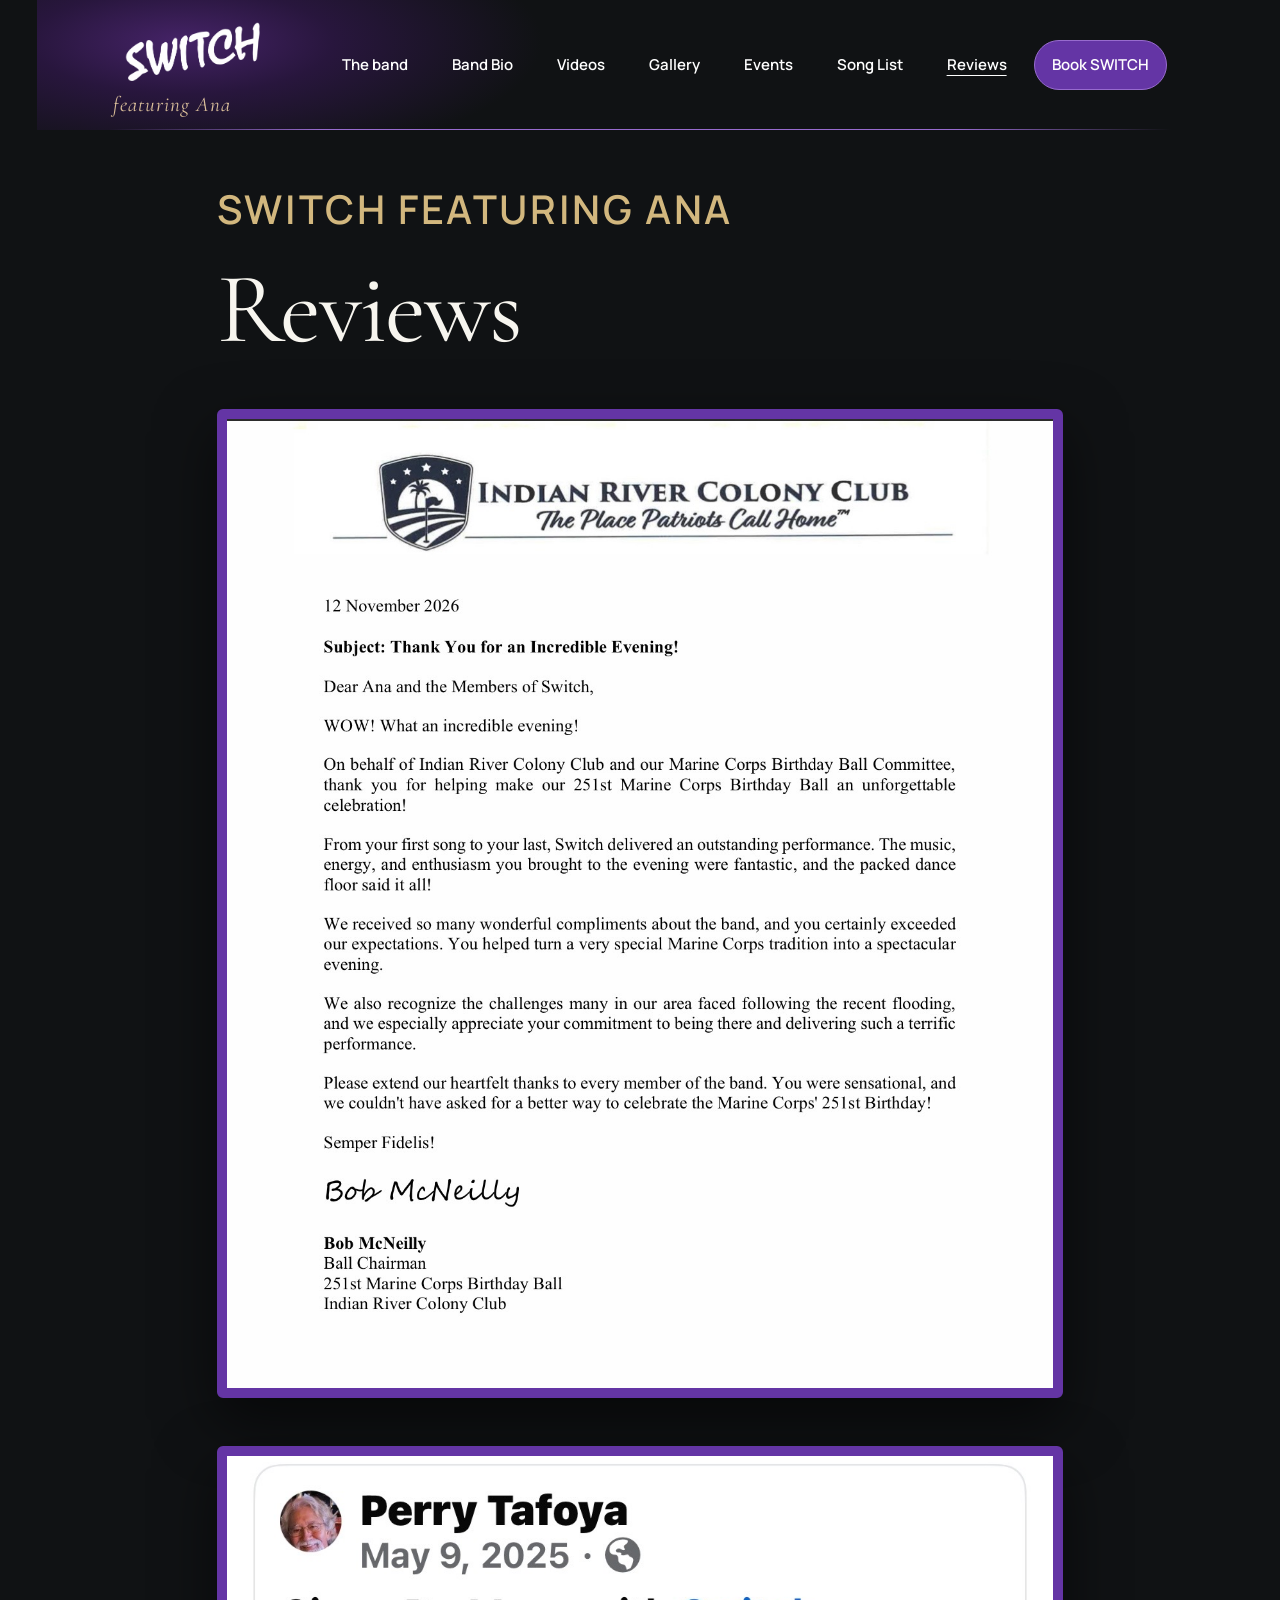
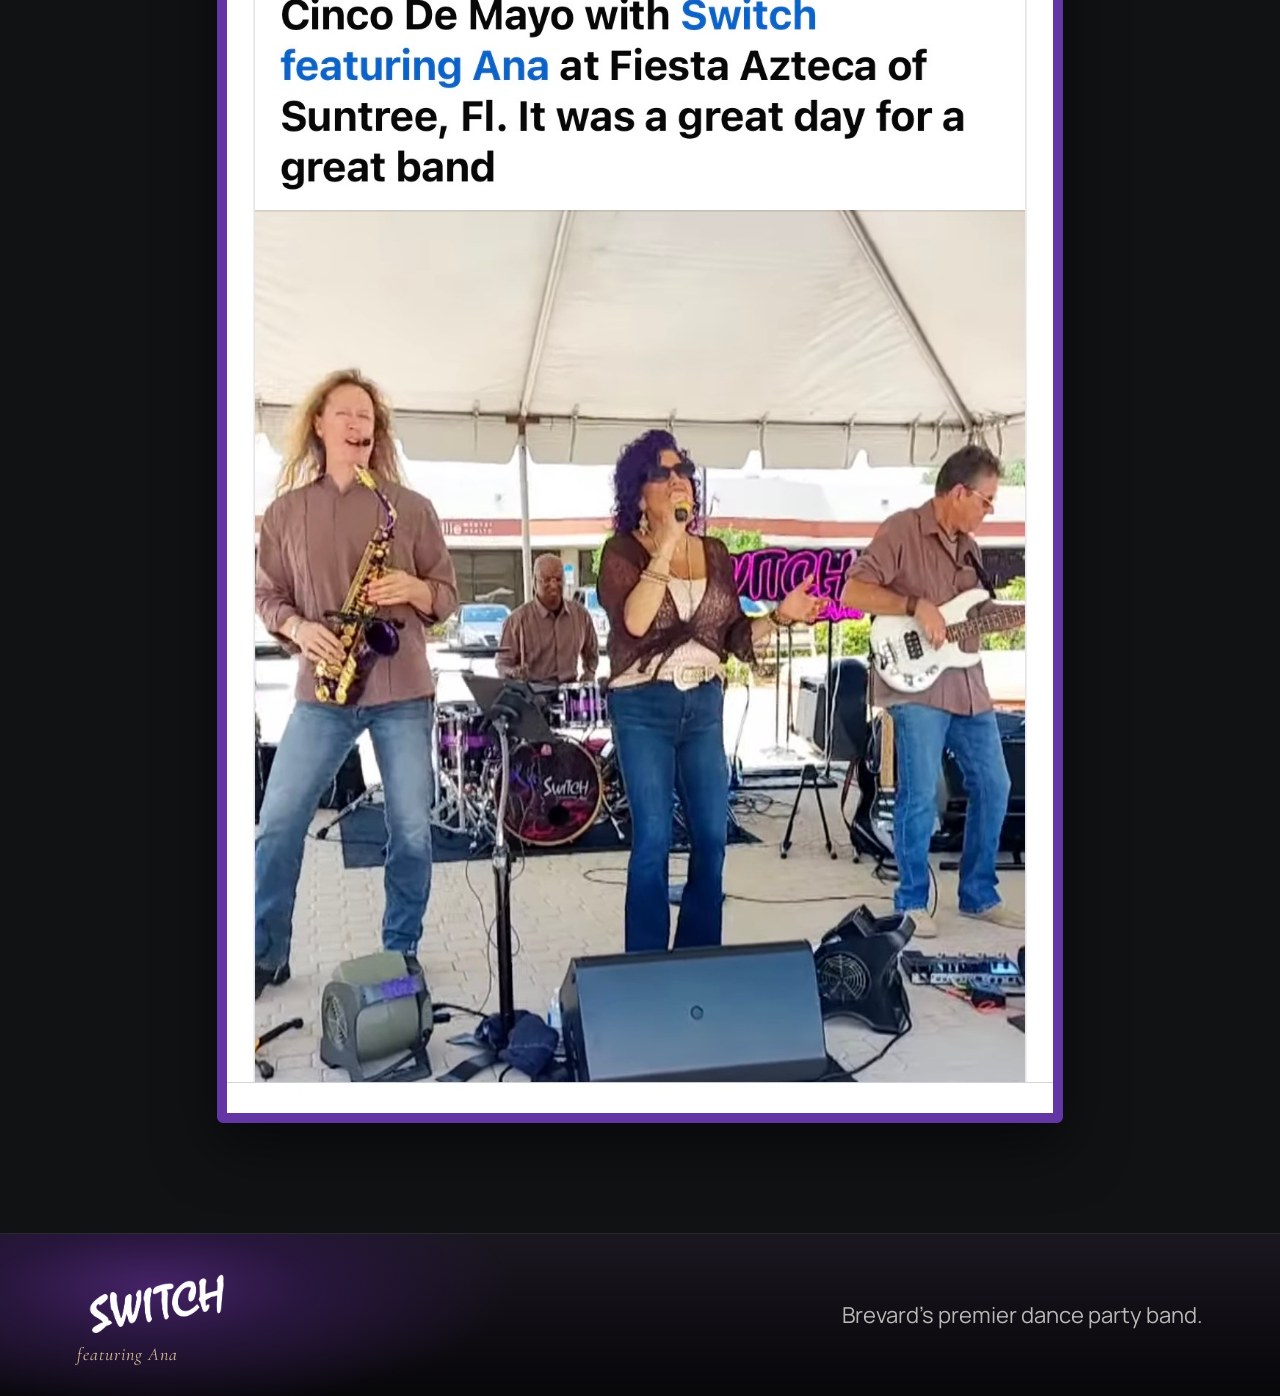
<file: reviews.html>
<!doctype html>
<html lang="en"><head><meta charset="utf-8"><meta name="viewport" content="width=device-width, initial-scale=1"><title>Reviews · SWITCH featuring Ana</title><meta name="description" content="Client reviews and thank-you letters for SWITCH featuring Ana."><link rel="icon" href="assets/favicon.svg" type="image/svg+xml"><link rel="stylesheet" href="style.css?v=larger-nav"><style>.reviews-page{min-height:100svh;display:flex;flex-direction:column}.reviews-page main{flex:1;width:100%}.reviews-page footer{width:100%}.reviews-heading{max-width:1000px}.reviews-heading .eyebrow{font-size:clamp(26px,3.1vw,42px);line-height:1.25}.reviews-heading h1{font-size:clamp(58px,8vw,100px)}.review-letter{margin:48px auto 0;max-width:900px}.review-letter img{display:block;width:100%;height:auto;background:#fff;border:10px solid #6435a5;border-radius:6px;box-shadow:0 22px 60px #0008}@media(max-width:700px){.review-letter{margin-top:32px}}.reviews-heading{position:relative}#reviews{position:absolute;top:0}@media(max-width:700px){.reviews-heading>p:first-of-type{position:relative}html:has(#reviews:target){scroll-behavior:auto;scroll-padding-top:0}}</style></head><body class="reviews-page" id="top"><a class="skip" href="#main">Skip to content</a><header class="header"><a class="wordmark" href="index.html" aria-label="SWITCH featuring Ana home"><img class="header-band-logo" src="assets/switch-mistral-wordmark.png" alt="SWITCH"><span>featuring Ana</span></a><nav aria-label="Main navigation"><a href="index.html#band">The band</a><a href="band-bio.html#who-we-are">Band Bio</a><a href="videos.html#videos">Videos</a><a href="photos.html#gallery">Gallery</a><a href="index.html#events">Events</a><a href="song-list.html#songs"><svg class="song-list-icon" viewBox="0 0 24 24" width="18" height="18" fill="none" stroke="currentColor" stroke-width="2" stroke-linecap="round" stroke-linejoin="round" aria-hidden="true"><path d="M9 18V5l12-2v13M9 5v4l12-2"/><ellipse cx="6" cy="18" rx="3" ry="2"/><ellipse cx="18" cy="16" rx="3" ry="2"/></svg><span>Song List</span></a><a href="reviews.html#reviews" aria-current="page">Reviews</a><a href="index.html#booking" class="nav-book">Book SWITCH</a></nav></header><main id="main" class="inner-page"><section class="section reviews-heading"><p class="eyebrow"><span id="reviews"></span>SWITCH featuring Ana</p><h1>Reviews</h1><figure class="review-letter"><img src="assets/indian-river-colony-club-review.jpeg" alt="Thank-you letter from Indian River Colony Club praising SWITCH featuring Ana for an outstanding performance at the 251st Marine Corps Birthday Ball" width="1288" height="1511"></figure><figure class="review-letter"><img src="assets/perry-tafoya-cinco-de-mayo-review.jpeg" alt="Perry Tafoya’s Facebook post from Cinco de Mayo at Fiesta Azteca of Suntree, with a photo of SWITCH featuring Ana performing. His review reads: It was a great day for a great band." width="1125" height="1711" loading="lazy"></figure></section></main><footer><a class="wordmark" href="index.html#top" aria-label="SWITCH featuring Ana home"><img class="footer-band-logo" src="assets/switch-mistral-wordmark.png" alt="SWITCH"><span>featuring Ana</span></a><p>Brevard’s premier dance party band.</p></footer></body></html>
</file>
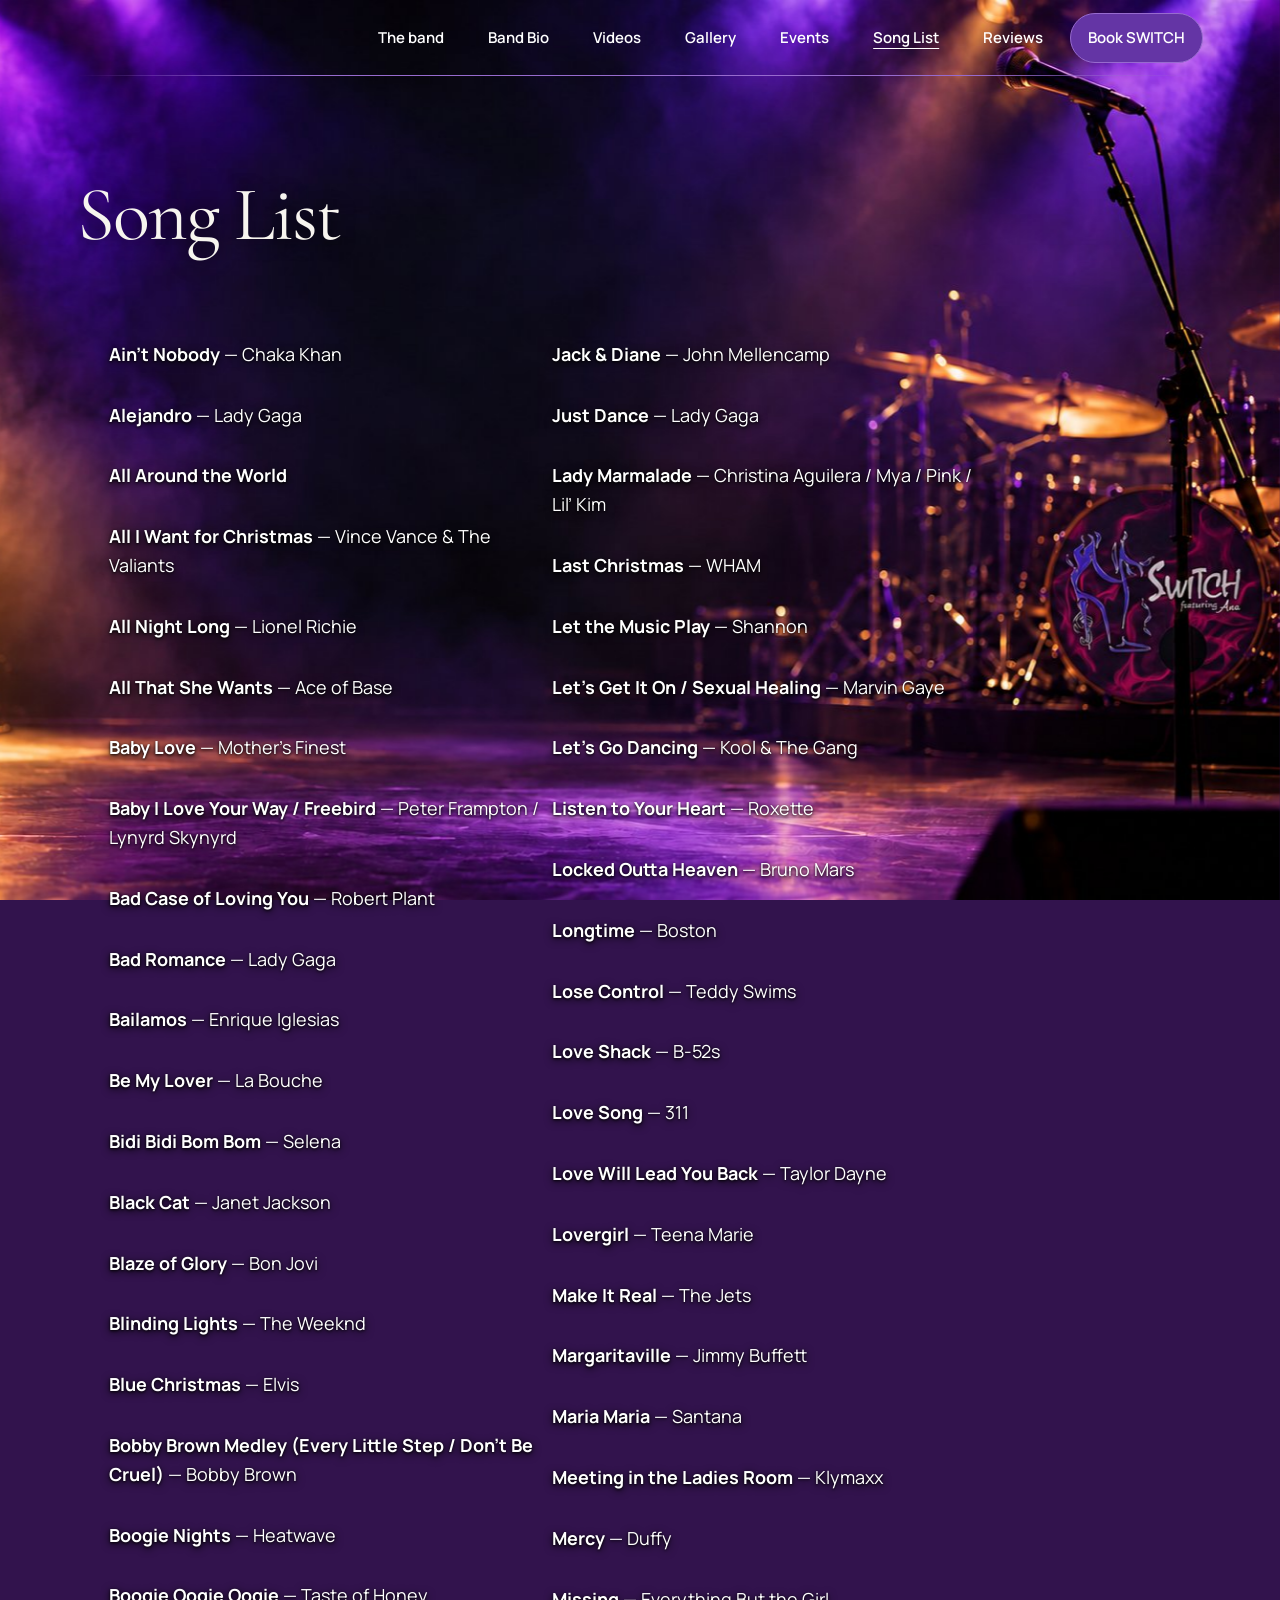
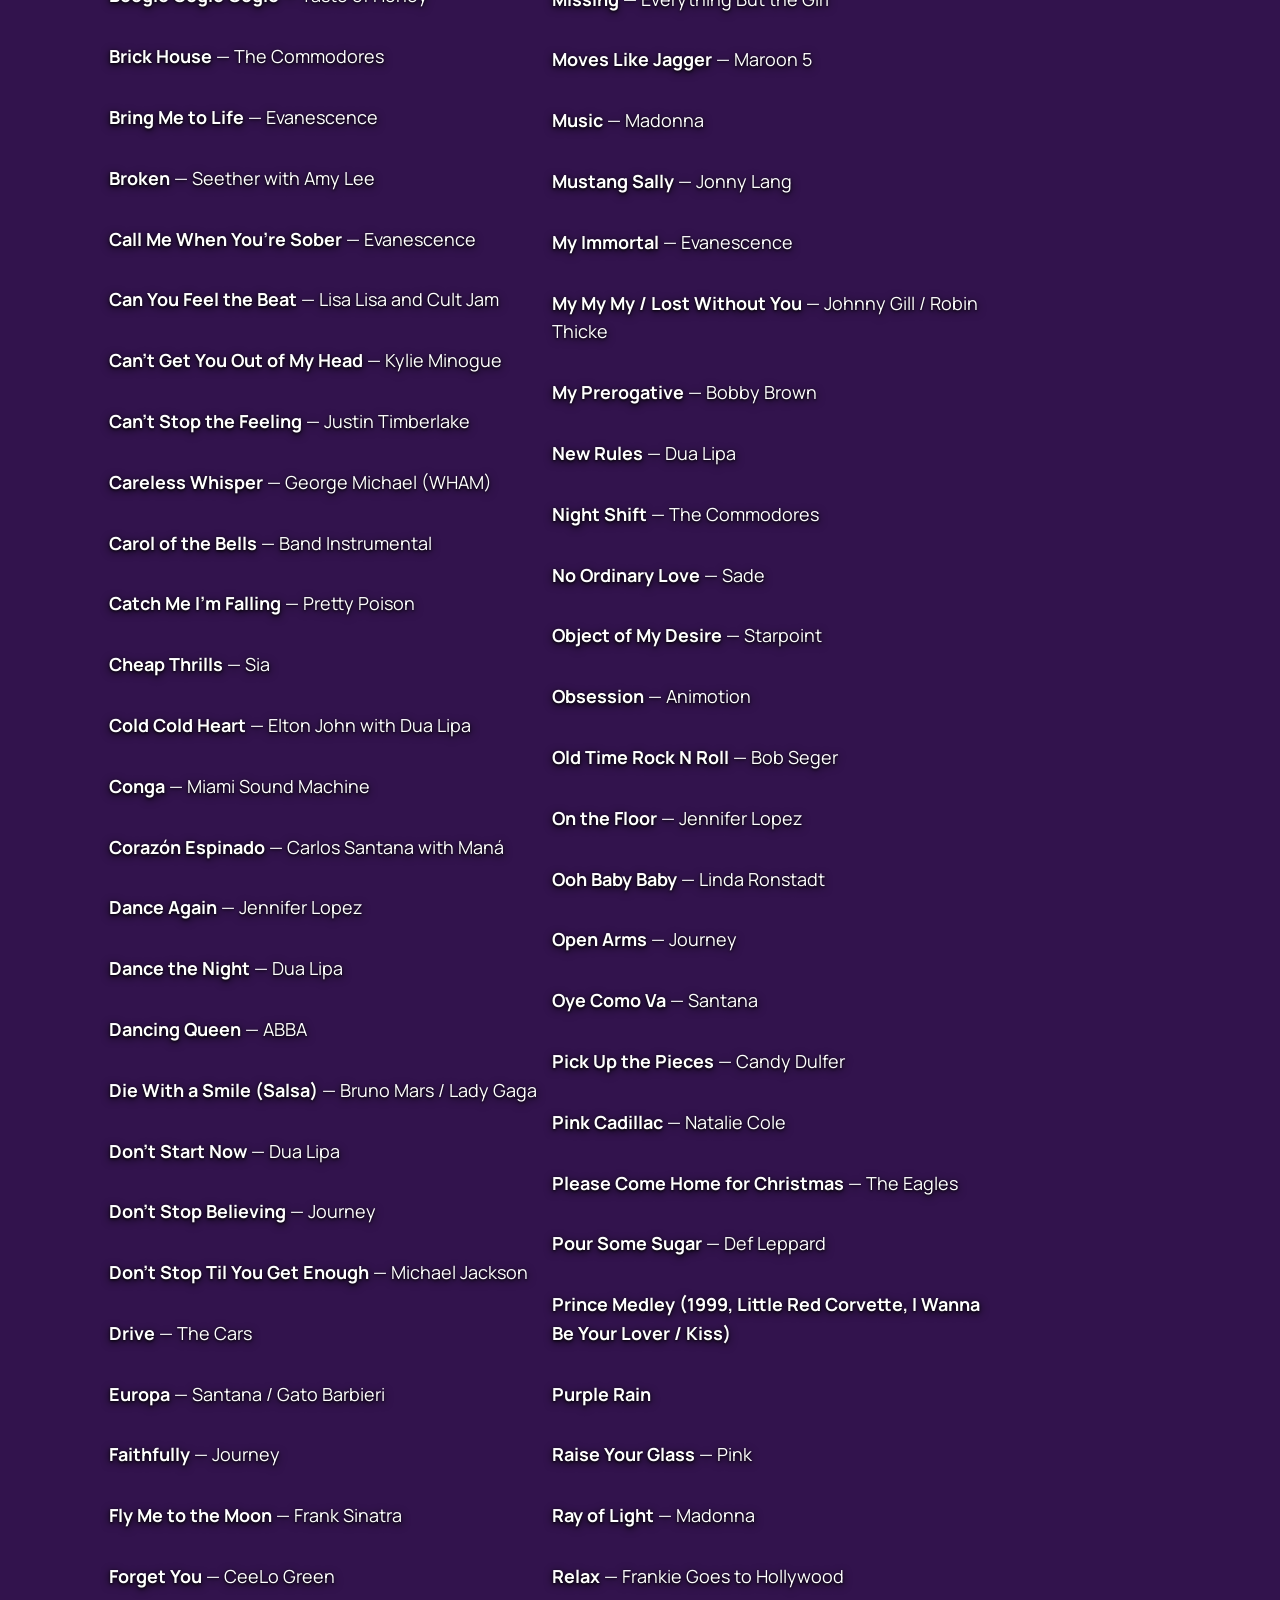
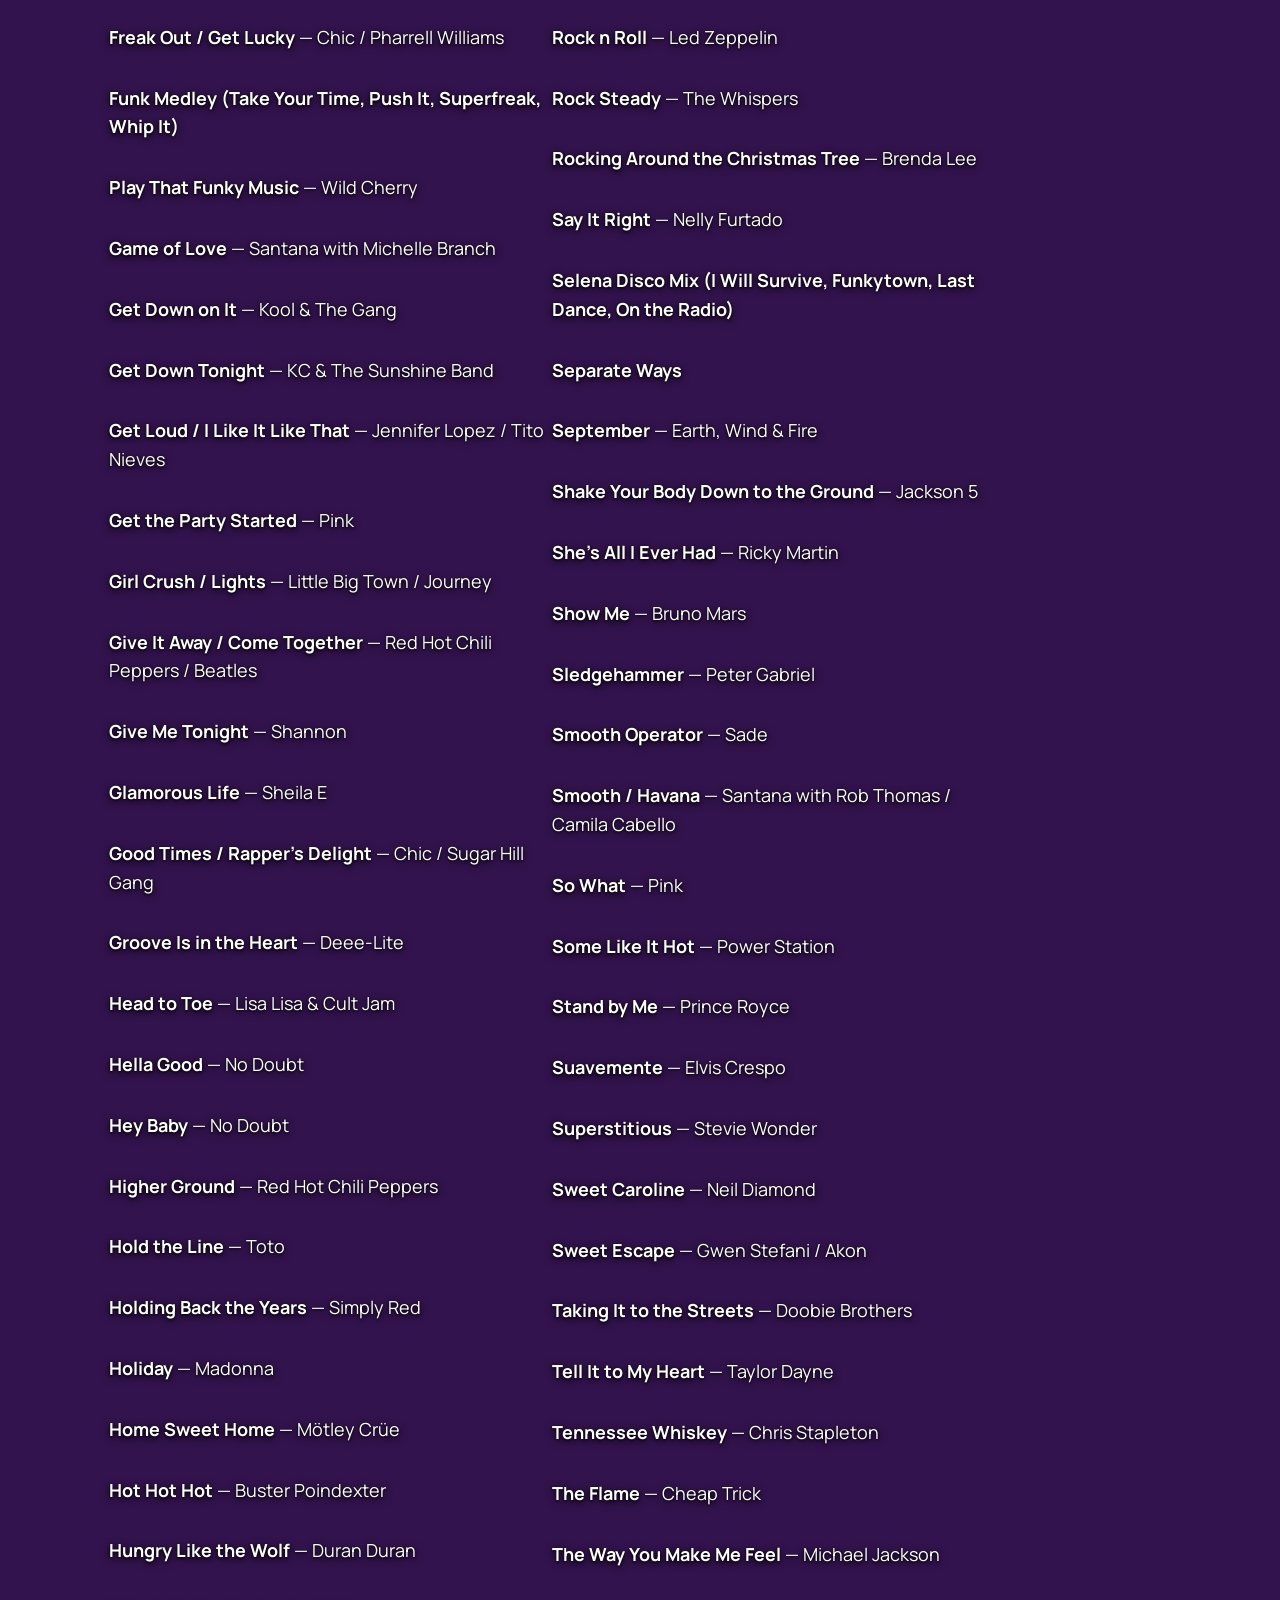
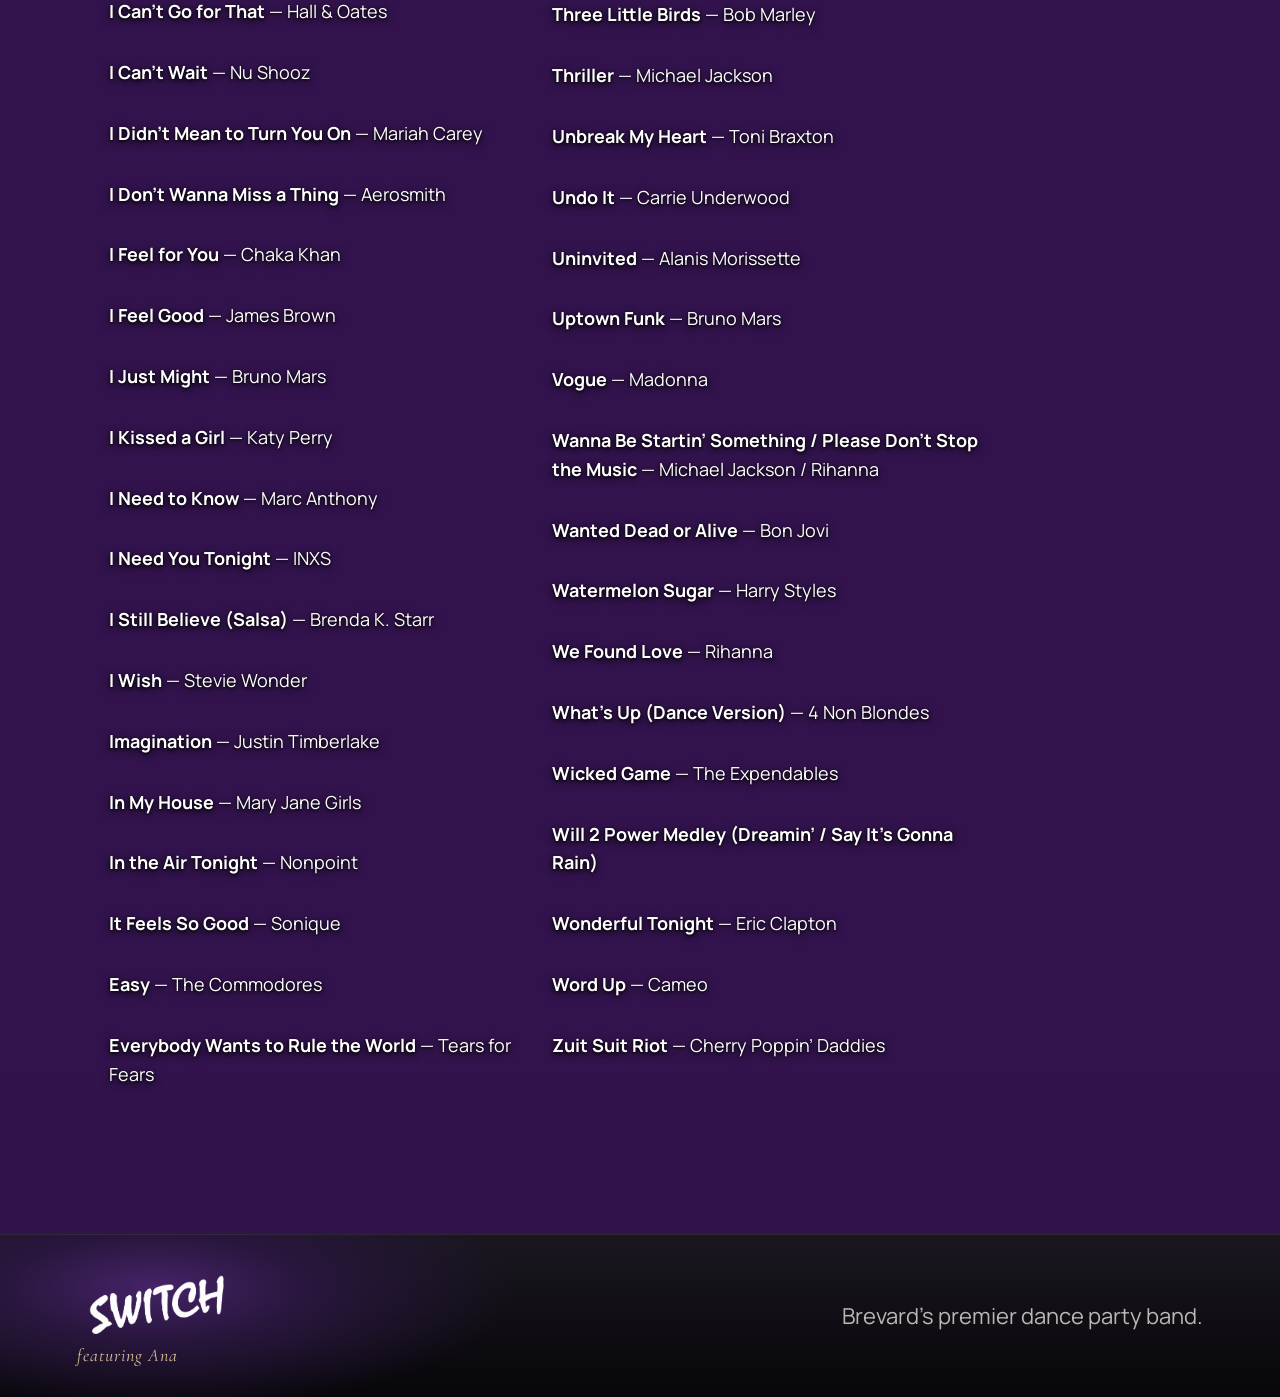
<file: song-list.html>
<!doctype html>
<html lang="en" class="song-list-root">
<head><meta charset="utf-8"><meta name="viewport" content="width=device-width, initial-scale=1"><title>Song List · SWITCH featuring Ana</title><meta name="description" content="Song list for SWITCH featuring Ana."><link rel="icon" href="assets/favicon.svg" type="image/svg+xml"><link rel="stylesheet" href="style.css?v=larger-nav"><style>
html.song-list-root{min-height:100%;background:#32134d}
body.song-list-page{position:relative;isolation:isolate;min-height:100vh;min-height:100svh;background:transparent}
.song-list-page::before{content:none}
.song-list-background{position:fixed;top:0;right:0;bottom:0;left:0;width:100%;height:100%;min-height:100vh;min-height:100lvh;z-index:0;background:url("assets/song-list-background-original-logo.jpg") right center/cover no-repeat;pointer-events:none}
.song-list-scroll{position:relative;z-index:1;min-height:100vh;min-height:100svh;background:transparent}
.song-list-page .header{background:transparent;border:0;justify-content:flex-end}
.song-list-page main{background:linear-gradient(to bottom,transparent,#32134d) center bottom / 100% clamp(112px,17.6svh,176px) no-repeat}
.song-list-page .page-heading h1{text-shadow:0 2px 18px #000}
.song-list-page .song-list-content{background:transparent;padding:20px 32px;border:0;border-radius:0}
.song-list-page #song-list{display:block!important;column-count:2;column-gap:15px;margin:0;color:#fff;text-shadow:0 1px 3px #000,0 2px 8px #000}
.song-list-page #song-list>li{break-inside:avoid;page-break-inside:avoid}
@media(max-width:700px){.song-list-page .song-list-content{padding:14px 20px}}
@media(max-width:600px){.song-list-page #song-list{column-count:1}}
</style><style>.song-list-heading{position:relative}#songs{position:absolute;top:0}@media(max-width:700px){html:has(#songs:target){scroll-behavior:auto;scroll-padding-top:0}}</style></head>
<body class="song-list-page"><div class="song-list-background" aria-hidden="true"></div><div class="song-list-scroll" tabindex="0" role="region" aria-label="Song list page"><a class="skip" href="#main">Skip to content</a><header class="header"><nav aria-label="Main navigation"><a href="index.html#band">The band</a><a href="band-bio.html#who-we-are">Band Bio</a><a href="videos.html#videos">Videos</a><a href="photos.html#gallery">Gallery</a><a href="index.html#events">Events</a><a href="song-list.html#songs" aria-current="page"><svg class="song-list-icon" viewBox="0 0 24 24" width="18" height="18" fill="none" stroke="currentColor" stroke-width="2" stroke-linecap="round" stroke-linejoin="round" aria-hidden="true"><path d="M9 18V5l12-2v13M9 5v4l12-2"/><ellipse cx="6" cy="18" rx="3" ry="2"/><ellipse cx="18" cy="16" rx="3" ry="2"/></svg><span>Song List</span></a><a href="reviews.html#reviews">Reviews</a><a href="index.html#booking" class="nav-book">Book SWITCH</a></nav></header>
<main id="main" class="inner-page"><section class="section"><div class="page-heading song-list-heading"><span id="songs"></span><h1>Song List</h1></div><div class="song-list-content"><ul id="song-list" style="list-style:none;padding:0;display:grid;gap:0"><li style="padding:1rem 0;font-size:1.125rem;line-height:1.6"><strong>Ain’t Nobody</strong> <span>— Chaka Khan</span></li><li style="padding:1rem 0;font-size:1.125rem;line-height:1.6"><strong>Alejandro</strong> <span>— Lady Gaga</span></li><li style="padding:1rem 0;font-size:1.125rem;line-height:1.6"><strong>All Around the World</strong></li><li style="padding:1rem 0;font-size:1.125rem;line-height:1.6"><strong>All I Want for Christmas</strong> <span>— Vince Vance &amp; The Valiants</span></li><li style="padding:1rem 0;font-size:1.125rem;line-height:1.6"><strong>All Night Long</strong> <span>— Lionel Richie</span></li><li style="padding:1rem 0;font-size:1.125rem;line-height:1.6"><strong>All That She Wants</strong> <span>— Ace of Base</span></li><li style="padding:1rem 0;font-size:1.125rem;line-height:1.6"><strong>Baby Love</strong> <span>— Mother’s Finest</span></li><li style="padding:1rem 0;font-size:1.125rem;line-height:1.6"><strong>Baby I Love Your Way / Freebird</strong> <span>— Peter Frampton / Lynyrd Skynyrd</span></li><li style="padding:1rem 0;font-size:1.125rem;line-height:1.6"><strong>Bad Case of Loving You</strong> <span>— Robert Plant</span></li><li style="padding:1rem 0;font-size:1.125rem;line-height:1.6"><strong>Bad Romance</strong> <span>— Lady Gaga</span></li><li style="padding:1rem 0;font-size:1.125rem;line-height:1.6"><strong>Bailamos</strong> <span>— Enrique Iglesias</span></li><li style="padding:1rem 0;font-size:1.125rem;line-height:1.6"><strong>Be My Lover</strong> <span>— La Bouche</span></li><li style="padding:1rem 0;font-size:1.125rem;line-height:1.6"><strong>Bidi Bidi Bom Bom</strong> <span>— Selena</span></li><li style="padding:1rem 0;font-size:1.125rem;line-height:1.6"><strong>Black Cat</strong> <span>— Janet Jackson</span></li><li style="padding:1rem 0;font-size:1.125rem;line-height:1.6"><strong>Blaze of Glory</strong> <span>— Bon Jovi</span></li><li style="padding:1rem 0;font-size:1.125rem;line-height:1.6"><strong>Blinding Lights</strong> <span>— The Weeknd</span></li><li style="padding:1rem 0;font-size:1.125rem;line-height:1.6"><strong>Blue Christmas</strong> <span>— Elvis</span></li><li style="padding:1rem 0;font-size:1.125rem;line-height:1.6"><strong>Bobby Brown Medley (Every Little Step / Don’t Be Cruel)</strong> <span>— Bobby Brown</span></li><li style="padding:1rem 0;font-size:1.125rem;line-height:1.6"><strong>Boogie Nights</strong> <span>— Heatwave</span></li><li style="padding:1rem 0;font-size:1.125rem;line-height:1.6"><strong>Boogie Oogie Oogie</strong> <span>— Taste of Honey</span></li><li style="padding:1rem 0;font-size:1.125rem;line-height:1.6"><strong>Brick House</strong> <span>— The Commodores</span></li><li style="padding:1rem 0;font-size:1.125rem;line-height:1.6"><strong>Bring Me to Life</strong> <span>— Evanescence</span></li><li style="padding:1rem 0;font-size:1.125rem;line-height:1.6"><strong>Broken</strong> <span>— Seether with Amy Lee</span></li><li style="padding:1rem 0;font-size:1.125rem;line-height:1.6"><strong>Call Me When You’re Sober</strong> <span>— Evanescence</span></li><li style="padding:1rem 0;font-size:1.125rem;line-height:1.6"><strong>Can You Feel the Beat</strong> <span>— Lisa Lisa and Cult Jam</span></li><li style="padding:1rem 0;font-size:1.125rem;line-height:1.6"><strong>Can’t Get You Out of My Head</strong> <span>— Kylie Minogue</span></li><li style="padding:1rem 0;font-size:1.125rem;line-height:1.6"><strong>Can’t Stop the Feeling</strong> <span>— Justin Timberlake</span></li><li style="padding:1rem 0;font-size:1.125rem;line-height:1.6"><strong>Careless Whisper</strong> <span>— George Michael (WHAM)</span></li><li style="padding:1rem 0;font-size:1.125rem;line-height:1.6"><strong>Carol of the Bells</strong> <span>— Band Instrumental</span></li><li style="padding:1rem 0;font-size:1.125rem;line-height:1.6"><strong>Catch Me I’m Falling</strong> <span>— Pretty Poison</span></li><li style="padding:1rem 0;font-size:1.125rem;line-height:1.6"><strong>Cheap Thrills</strong> <span>— Sia</span></li><li style="padding:1rem 0;font-size:1.125rem;line-height:1.6"><strong>Cold Cold Heart</strong> <span>— Elton John with Dua Lipa</span></li><li style="padding:1rem 0;font-size:1.125rem;line-height:1.6"><strong>Conga</strong> <span>— Miami Sound Machine</span></li><li style="padding:1rem 0;font-size:1.125rem;line-height:1.6"><strong>Corazón Espinado</strong> <span>— Carlos Santana with Maná</span></li><li style="padding:1rem 0;font-size:1.125rem;line-height:1.6"><strong>Dance Again</strong> <span>— Jennifer Lopez</span></li><li style="padding:1rem 0;font-size:1.125rem;line-height:1.6"><strong>Dance the Night</strong> <span>— Dua Lipa</span></li><li style="padding:1rem 0;font-size:1.125rem;line-height:1.6"><strong>Dancing Queen</strong> <span>— ABBA</span></li><li style="padding:1rem 0;font-size:1.125rem;line-height:1.6"><strong>Die With a Smile (Salsa)</strong> <span>— Bruno Mars / Lady Gaga</span></li><li style="padding:1rem 0;font-size:1.125rem;line-height:1.6"><strong>Don’t Start Now</strong> <span>— Dua Lipa</span></li><li style="padding:1rem 0;font-size:1.125rem;line-height:1.6"><strong>Don’t Stop Believing</strong> <span>— Journey</span></li><li style="padding:1rem 0;font-size:1.125rem;line-height:1.6"><strong>Don’t Stop Til You Get Enough</strong> <span>— Michael Jackson</span></li><li style="padding:1rem 0;font-size:1.125rem;line-height:1.6"><strong>Drive</strong> <span>— The Cars</span></li><li style="padding:1rem 0;font-size:1.125rem;line-height:1.6"><strong>Europa</strong> <span>— Santana / Gato Barbieri</span></li><li style="padding:1rem 0;font-size:1.125rem;line-height:1.6"><strong>Faithfully</strong> <span>— Journey</span></li><li style="padding:1rem 0;font-size:1.125rem;line-height:1.6"><strong>Fly Me to the Moon</strong> <span>— Frank Sinatra</span></li><li style="padding:1rem 0;font-size:1.125rem;line-height:1.6"><strong>Forget You</strong> <span>— CeeLo Green</span></li><li style="padding:1rem 0;font-size:1.125rem;line-height:1.6"><strong>Freak Out / Get Lucky</strong> <span>— Chic / Pharrell Williams</span></li><li style="padding:1rem 0;font-size:1.125rem;line-height:1.6"><strong>Funk Medley (Take Your Time, Push It, Superfreak, Whip It)</strong></li><li style="padding:1rem 0;font-size:1.125rem;line-height:1.6"><strong>Play That Funky Music</strong> <span>— Wild Cherry</span></li><li style="padding:1rem 0;font-size:1.125rem;line-height:1.6"><strong>Game of Love</strong> <span>— Santana with Michelle Branch</span></li><li style="padding:1rem 0;font-size:1.125rem;line-height:1.6"><strong>Get Down on It</strong> <span>— Kool &amp; The Gang</span></li><li style="padding:1rem 0;font-size:1.125rem;line-height:1.6"><strong>Get Down Tonight</strong> <span>— KC &amp; The Sunshine Band</span></li><li style="padding:1rem 0;font-size:1.125rem;line-height:1.6"><strong>Get Loud / I Like It Like That</strong> <span>— Jennifer Lopez / Tito Nieves</span></li><li style="padding:1rem 0;font-size:1.125rem;line-height:1.6"><strong>Get the Party Started</strong> <span>— Pink</span></li><li style="padding:1rem 0;font-size:1.125rem;line-height:1.6"><strong>Girl Crush / Lights</strong> <span>— Little Big Town / Journey</span></li><li style="padding:1rem 0;font-size:1.125rem;line-height:1.6"><strong>Give It Away / Come Together</strong> <span>— Red Hot Chili Peppers / Beatles</span></li><li style="padding:1rem 0;font-size:1.125rem;line-height:1.6"><strong>Give Me Tonight</strong> <span>— Shannon</span></li><li style="padding:1rem 0;font-size:1.125rem;line-height:1.6"><strong>Glamorous Life</strong> <span>— Sheila E</span></li><li style="padding:1rem 0;font-size:1.125rem;line-height:1.6"><strong>Good Times / Rapper’s Delight</strong> <span>— Chic / Sugar Hill Gang</span></li><li style="padding:1rem 0;font-size:1.125rem;line-height:1.6"><strong>Groove Is in the Heart</strong> <span>— Deee-Lite</span></li><li style="padding:1rem 0;font-size:1.125rem;line-height:1.6"><strong>Head to Toe</strong> <span>— Lisa Lisa &amp; Cult Jam</span></li><li style="padding:1rem 0;font-size:1.125rem;line-height:1.6"><strong>Hella Good</strong> <span>— No Doubt</span></li><li style="padding:1rem 0;font-size:1.125rem;line-height:1.6"><strong>Hey Baby</strong> <span>— No Doubt</span></li><li style="padding:1rem 0;font-size:1.125rem;line-height:1.6"><strong>Higher Ground</strong> <span>— Red Hot Chili Peppers</span></li><li style="padding:1rem 0;font-size:1.125rem;line-height:1.6"><strong>Hold the Line</strong> <span>— Toto</span></li><li style="padding:1rem 0;font-size:1.125rem;line-height:1.6"><strong>Holding Back the Years</strong> <span>— Simply Red</span></li><li style="padding:1rem 0;font-size:1.125rem;line-height:1.6"><strong>Holiday</strong> <span>— Madonna</span></li><li style="padding:1rem 0;font-size:1.125rem;line-height:1.6"><strong>Home Sweet Home</strong> <span>— Mötley Crüe</span></li><li style="padding:1rem 0;font-size:1.125rem;line-height:1.6"><strong>Hot Hot Hot</strong> <span>— Buster Poindexter</span></li><li style="padding:1rem 0;font-size:1.125rem;line-height:1.6"><strong>Hungry Like the Wolf</strong> <span>— Duran Duran</span></li><li style="padding:1rem 0;font-size:1.125rem;line-height:1.6"><strong>I Can’t Go for That</strong> <span>— Hall &amp; Oates</span></li><li style="padding:1rem 0;font-size:1.125rem;line-height:1.6"><strong>I Can’t Wait</strong> <span>— Nu Shooz</span></li><li style="padding:1rem 0;font-size:1.125rem;line-height:1.6"><strong>I Didn’t Mean to Turn You On</strong> <span>— Mariah Carey</span></li><li style="padding:1rem 0;font-size:1.125rem;line-height:1.6"><strong>I Don’t Wanna Miss a Thing</strong> <span>— Aerosmith</span></li><li style="padding:1rem 0;font-size:1.125rem;line-height:1.6"><strong>I Feel for You</strong> <span>— Chaka Khan</span></li><li style="padding:1rem 0;font-size:1.125rem;line-height:1.6"><strong>I Feel Good</strong> <span>— James Brown</span></li><li style="padding:1rem 0;font-size:1.125rem;line-height:1.6"><strong>I Just Might</strong> <span>— Bruno Mars</span></li><li style="padding:1rem 0;font-size:1.125rem;line-height:1.6"><strong>I Kissed a Girl</strong> <span>— Katy Perry</span></li><li style="padding:1rem 0;font-size:1.125rem;line-height:1.6"><strong>I Need to Know</strong> <span>— Marc Anthony</span></li><li style="padding:1rem 0;font-size:1.125rem;line-height:1.6"><strong>I Need You Tonight</strong> <span>— INXS</span></li><li style="padding:1rem 0;font-size:1.125rem;line-height:1.6"><strong>I Still Believe (Salsa)</strong> <span>— Brenda K. Starr</span></li><li style="padding:1rem 0;font-size:1.125rem;line-height:1.6"><strong>I Wish</strong> <span>— Stevie Wonder</span></li><li style="padding:1rem 0;font-size:1.125rem;line-height:1.6"><strong>Imagination</strong> <span>— Justin Timberlake</span></li><li style="padding:1rem 0;font-size:1.125rem;line-height:1.6"><strong>In My House</strong> <span>— Mary Jane Girls</span></li><li style="padding:1rem 0;font-size:1.125rem;line-height:1.6"><strong>In the Air Tonight</strong> <span>— Nonpoint</span></li><li style="padding:1rem 0;font-size:1.125rem;line-height:1.6"><strong>It Feels So Good</strong> <span>— Sonique</span></li><li style="padding:1rem 0;font-size:1.125rem;line-height:1.6"><strong>Easy</strong> <span>— The Commodores</span></li><li style="padding:1rem 0;font-size:1.125rem;line-height:1.6"><strong>Everybody Wants to Rule the World</strong> <span>— Tears for Fears</span></li><li style="padding:1rem 0;font-size:1.125rem;line-height:1.6"><strong>Jack &amp; Diane</strong> <span>— John Mellencamp</span></li><li style="padding:1rem 0;font-size:1.125rem;line-height:1.6"><strong>Just Dance</strong> <span>— Lady Gaga</span></li><li style="padding:1rem 0;font-size:1.125rem;line-height:1.6"><strong>Lady Marmalade</strong> <span>— Christina Aguilera / Mya / Pink / Lil’ Kim</span></li><li style="padding:1rem 0;font-size:1.125rem;line-height:1.6"><strong>Last Christmas</strong> <span>— WHAM</span></li><li style="padding:1rem 0;font-size:1.125rem;line-height:1.6"><strong>Let the Music Play</strong> <span>— Shannon</span></li><li style="padding:1rem 0;font-size:1.125rem;line-height:1.6"><strong>Let’s Get It On / Sexual Healing</strong> <span>— Marvin Gaye</span></li><li style="padding:1rem 0;font-size:1.125rem;line-height:1.6"><strong>Let’s Go Dancing</strong> <span>— Kool &amp; The Gang</span></li><li style="padding:1rem 0;font-size:1.125rem;line-height:1.6"><strong>Listen to Your Heart</strong> <span>— Roxette</span></li><li style="padding:1rem 0;font-size:1.125rem;line-height:1.6"><strong>Locked Outta Heaven</strong> <span>— Bruno Mars</span></li><li style="padding:1rem 0;font-size:1.125rem;line-height:1.6"><strong>Longtime</strong> <span>— Boston</span></li><li style="padding:1rem 0;font-size:1.125rem;line-height:1.6"><strong>Lose Control</strong> <span>— Teddy Swims</span></li><li style="padding:1rem 0;font-size:1.125rem;line-height:1.6"><strong>Love Shack</strong> <span>— B-52s</span></li><li style="padding:1rem 0;font-size:1.125rem;line-height:1.6"><strong>Love Song</strong> <span>— 311</span></li><li style="padding:1rem 0;font-size:1.125rem;line-height:1.6"><strong>Love Will Lead You Back</strong> <span>— Taylor Dayne</span></li><li style="padding:1rem 0;font-size:1.125rem;line-height:1.6"><strong>Lovergirl</strong> <span>— Teena Marie</span></li><li style="padding:1rem 0;font-size:1.125rem;line-height:1.6"><strong>Make It Real</strong> <span>— The Jets</span></li><li style="padding:1rem 0;font-size:1.125rem;line-height:1.6"><strong>Margaritaville</strong> <span>— Jimmy Buffett</span></li><li style="padding:1rem 0;font-size:1.125rem;line-height:1.6"><strong>Maria Maria</strong> <span>— Santana</span></li><li style="padding:1rem 0;font-size:1.125rem;line-height:1.6"><strong>Meeting in the Ladies Room</strong> <span>— Klymaxx</span></li><li style="padding:1rem 0;font-size:1.125rem;line-height:1.6"><strong>Mercy</strong> <span>— Duffy</span></li><li style="padding:1rem 0;font-size:1.125rem;line-height:1.6"><strong>Missing</strong> <span>— Everything But the Girl</span></li><li style="padding:1rem 0;font-size:1.125rem;line-height:1.6"><strong>Moves Like Jagger</strong> <span>— Maroon 5</span></li><li style="padding:1rem 0;font-size:1.125rem;line-height:1.6"><strong>Music</strong> <span>— Madonna</span></li><li style="padding:1rem 0;font-size:1.125rem;line-height:1.6"><strong>Mustang Sally</strong> <span>— Jonny Lang</span></li><li style="padding:1rem 0;font-size:1.125rem;line-height:1.6"><strong>My Immortal</strong> <span>— Evanescence</span></li><li style="padding:1rem 0;font-size:1.125rem;line-height:1.6"><strong>My My My / Lost Without You</strong> <span>— Johnny Gill / Robin Thicke</span></li><li style="padding:1rem 0;font-size:1.125rem;line-height:1.6"><strong>My Prerogative</strong> <span>— Bobby Brown</span></li><li style="padding:1rem 0;font-size:1.125rem;line-height:1.6"><strong>New Rules</strong> <span>— Dua Lipa</span></li><li style="padding:1rem 0;font-size:1.125rem;line-height:1.6"><strong>Night Shift</strong> <span>— The Commodores</span></li><li style="padding:1rem 0;font-size:1.125rem;line-height:1.6"><strong>No Ordinary Love</strong> <span>— Sade</span></li><li style="padding:1rem 0;font-size:1.125rem;line-height:1.6"><strong>Object of My Desire</strong> <span>— Starpoint</span></li><li style="padding:1rem 0;font-size:1.125rem;line-height:1.6"><strong>Obsession</strong> <span>— Animotion</span></li><li style="padding:1rem 0;font-size:1.125rem;line-height:1.6"><strong>Old Time Rock N Roll</strong> <span>— Bob Seger</span></li><li style="padding:1rem 0;font-size:1.125rem;line-height:1.6"><strong>On the Floor</strong> <span>— Jennifer Lopez</span></li><li style="padding:1rem 0;font-size:1.125rem;line-height:1.6"><strong>Ooh Baby Baby</strong> <span>— Linda Ronstadt</span></li><li style="padding:1rem 0;font-size:1.125rem;line-height:1.6"><strong>Open Arms</strong> <span>— Journey</span></li><li style="padding:1rem 0;font-size:1.125rem;line-height:1.6"><strong>Oye Como Va</strong> <span>— Santana</span></li><li style="padding:1rem 0;font-size:1.125rem;line-height:1.6"><strong>Pick Up the Pieces</strong> <span>— Candy Dulfer</span></li><li style="padding:1rem 0;font-size:1.125rem;line-height:1.6"><strong>Pink Cadillac</strong> <span>— Natalie Cole</span></li><li style="padding:1rem 0;font-size:1.125rem;line-height:1.6"><strong>Please Come Home for Christmas</strong> <span>— The Eagles</span></li><li style="padding:1rem 0;font-size:1.125rem;line-height:1.6"><strong>Pour Some Sugar</strong> <span>— Def Leppard</span></li><li style="padding:1rem 0;font-size:1.125rem;line-height:1.6"><strong>Prince Medley (1999, Little Red Corvette, I Wanna Be Your Lover / Kiss)</strong></li><li style="padding:1rem 0;font-size:1.125rem;line-height:1.6"><strong>Purple Rain</strong></li><li style="padding:1rem 0;font-size:1.125rem;line-height:1.6"><strong>Raise Your Glass</strong> <span>— Pink</span></li><li style="padding:1rem 0;font-size:1.125rem;line-height:1.6"><strong>Ray of Light</strong> <span>— Madonna</span></li><li style="padding:1rem 0;font-size:1.125rem;line-height:1.6"><strong>Relax</strong> <span>— Frankie Goes to Hollywood</span></li><li style="padding:1rem 0;font-size:1.125rem;line-height:1.6"><strong>Rock n Roll</strong> <span>— Led Zeppelin</span></li><li style="padding:1rem 0;font-size:1.125rem;line-height:1.6"><strong>Rock Steady</strong> <span>— The Whispers</span></li><li style="padding:1rem 0;font-size:1.125rem;line-height:1.6"><strong>Rocking Around the Christmas Tree</strong> <span>— Brenda Lee</span></li><li style="padding:1rem 0;font-size:1.125rem;line-height:1.6"><strong>Say It Right</strong> <span>— Nelly Furtado</span></li><li style="padding:1rem 0;font-size:1.125rem;line-height:1.6"><strong>Selena Disco Mix (I Will Survive, Funkytown, Last Dance, On the Radio)</strong></li><li style="padding:1rem 0;font-size:1.125rem;line-height:1.6"><strong>Separate Ways</strong></li><li style="padding:1rem 0;font-size:1.125rem;line-height:1.6"><strong>September</strong> <span>— Earth, Wind &amp; Fire</span></li><li style="padding:1rem 0;font-size:1.125rem;line-height:1.6"><strong>Shake Your Body Down to the Ground</strong> <span>— Jackson 5</span></li><li style="padding:1rem 0;font-size:1.125rem;line-height:1.6"><strong>She’s All I Ever Had</strong> <span>— Ricky Martin</span></li><li style="padding:1rem 0;font-size:1.125rem;line-height:1.6"><strong>Show Me</strong> <span>— Bruno Mars</span></li><li style="padding:1rem 0;font-size:1.125rem;line-height:1.6"><strong>Sledgehammer</strong> <span>— Peter Gabriel</span></li><li style="padding:1rem 0;font-size:1.125rem;line-height:1.6"><strong>Smooth Operator</strong> <span>— Sade</span></li><li style="padding:1rem 0;font-size:1.125rem;line-height:1.6"><strong>Smooth / Havana</strong> <span>— Santana with Rob Thomas / Camila Cabello</span></li><li style="padding:1rem 0;font-size:1.125rem;line-height:1.6"><strong>So What</strong> <span>— Pink</span></li><li style="padding:1rem 0;font-size:1.125rem;line-height:1.6"><strong>Some Like It Hot</strong> <span>— Power Station</span></li><li style="padding:1rem 0;font-size:1.125rem;line-height:1.6"><strong>Stand by Me</strong> <span>— Prince Royce</span></li><li style="padding:1rem 0;font-size:1.125rem;line-height:1.6"><strong>Suavemente</strong> <span>— Elvis Crespo</span></li><li style="padding:1rem 0;font-size:1.125rem;line-height:1.6"><strong>Superstitious</strong> <span>— Stevie Wonder</span></li><li style="padding:1rem 0;font-size:1.125rem;line-height:1.6"><strong>Sweet Caroline</strong> <span>— Neil Diamond</span></li><li style="padding:1rem 0;font-size:1.125rem;line-height:1.6"><strong>Sweet Escape</strong> <span>— Gwen Stefani / Akon</span></li><li style="padding:1rem 0;font-size:1.125rem;line-height:1.6"><strong>Taking It to the Streets</strong> <span>— Doobie Brothers</span></li><li style="padding:1rem 0;font-size:1.125rem;line-height:1.6"><strong>Tell It to My Heart</strong> <span>— Taylor Dayne</span></li><li style="padding:1rem 0;font-size:1.125rem;line-height:1.6"><strong>Tennessee Whiskey</strong> <span>— Chris Stapleton</span></li><li style="padding:1rem 0;font-size:1.125rem;line-height:1.6"><strong>The Flame</strong> <span>— Cheap Trick</span></li><li style="padding:1rem 0;font-size:1.125rem;line-height:1.6"><strong>The Way You Make Me Feel</strong> <span>— Michael Jackson</span></li><li style="padding:1rem 0;font-size:1.125rem;line-height:1.6"><strong>Three Little Birds</strong> <span>— Bob Marley</span></li><li style="padding:1rem 0;font-size:1.125rem;line-height:1.6"><strong>Thriller</strong> <span>— Michael Jackson</span></li><li style="padding:1rem 0;font-size:1.125rem;line-height:1.6"><strong>Unbreak My Heart</strong> <span>— Toni Braxton</span></li><li style="padding:1rem 0;font-size:1.125rem;line-height:1.6"><strong>Undo It</strong> <span>— Carrie Underwood</span></li><li style="padding:1rem 0;font-size:1.125rem;line-height:1.6"><strong>Uninvited</strong> <span>— Alanis Morissette</span></li><li style="padding:1rem 0;font-size:1.125rem;line-height:1.6"><strong>Uptown Funk</strong> <span>— Bruno Mars</span></li><li style="padding:1rem 0;font-size:1.125rem;line-height:1.6"><strong>Vogue</strong> <span>— Madonna</span></li><li style="padding:1rem 0;font-size:1.125rem;line-height:1.6"><strong>Wanna Be Startin’ Something / Please Don’t Stop the Music</strong> <span>— Michael Jackson / Rihanna</span></li><li style="padding:1rem 0;font-size:1.125rem;line-height:1.6"><strong>Wanted Dead or Alive</strong> <span>— Bon Jovi</span></li><li style="padding:1rem 0;font-size:1.125rem;line-height:1.6"><strong>Watermelon Sugar</strong> <span>— Harry Styles</span></li><li style="padding:1rem 0;font-size:1.125rem;line-height:1.6"><strong>We Found Love</strong> <span>— Rihanna</span></li><li style="padding:1rem 0;font-size:1.125rem;line-height:1.6"><strong>What’s Up (Dance Version)</strong> <span>— 4 Non Blondes</span></li><li style="padding:1rem 0;font-size:1.125rem;line-height:1.6"><strong>Wicked Game</strong> <span>— The Expendables</span></li><li style="padding:1rem 0;font-size:1.125rem;line-height:1.6"><strong>Will 2 Power Medley (Dreamin’ / Say It’s Gonna Rain)</strong></li><li style="padding:1rem 0;font-size:1.125rem;line-height:1.6"><strong>Wonderful Tonight</strong> <span>— Eric Clapton</span></li><li style="padding:1rem 0;font-size:1.125rem;line-height:1.6"><strong>Word Up</strong> <span>— Cameo</span></li><li style="padding:1rem 0;font-size:1.125rem;line-height:1.6"><strong>Zuit Suit Riot</strong> <span>— Cherry Poppin’ Daddies</span></li></ul></div></section></main>
<footer><a class="wordmark" href="index.html#top" aria-label="SWITCH featuring Ana home"><img class="footer-band-logo" src="assets/switch-mistral-wordmark.png" alt="SWITCH"><span>featuring Ana</span></a><p>Brevard’s premier dance party band.</p></footer>
</div><script>
/* Open the desktop song list at its title, below the site header. */
(() => {
  if (!matchMedia('(min-width: 701px) and (hover: hover) and (pointer: fine)').matches) return;
  if ('scrollRestoration' in history) history.scrollRestoration = 'manual';
  let interrupted = false;
  ['pointerdown', 'wheel', 'keydown', 'touchstart'].forEach(type =>
    window.addEventListener(type, () => { interrupted = true; }, {passive: true, once: true}));
  const showSongList = () => {
    if (interrupted) return;
    const heading = document.querySelector('.page-heading');
    window.scrollTo({top: window.scrollY + heading.getBoundingClientRect().top - 24, behavior: 'instant'});
  };
  showSongList();
  window.addEventListener('load', showSongList, {once: true});
  document.fonts?.ready.then(showSongList);
})();
</script></body></html>
</file>
<file: style.css>
@import url('https://fonts.googleapis.com/css2?family=Cormorant+Garamond:ital,wght@0,400;0,500;0,600;1,400;1,500&family=Manrope:wght@400;500;600;700&display=swap');
:root{--bg:#101214;--surface:#191b1e;--ink:#f7f5ef;--muted:#b9b8b5;--gold:#d2b77e;--line:#ffffff24;--serif:'Cormorant Garamond',Georgia,serif;--sans:'Manrope',Arial,sans-serif}
*{box-sizing:border-box}html{scroll-behavior:smooth;scroll-padding-top:30px}body{margin:0;background:var(--bg);color:var(--ink);font:400 16px/1.7 var(--sans);-webkit-font-smoothing:antialiased}a{color:inherit;text-decoration:none}a:hover{text-decoration:underline;text-underline-offset:6px}button,input,textarea{font:inherit}button,a,input,textarea{touch-action:manipulation}a:focus-visible,button:focus-visible,input:focus-visible,textarea:focus-visible{outline:2px solid var(--gold);outline-offset:6px}.skip{position:fixed;top:-100px;padding:12px;background:var(--ink);color:var(--bg);z-index:50}.skip:focus{top:10px}.header{max-width:1600px;margin:auto;min-height:110px;padding:24px 6%;display:flex;align-items:center;justify-content:space-between;gap:24px;border-bottom:1px solid var(--line)}.wordmark{font:600 34px/1 var(--sans);letter-spacing:6px}.wordmark span{display:block;font:italic 400 21px/1.2 var(--serif);letter-spacing:1px;margin-top:5px;color:var(--gold)}nav{display:flex;align-items:center;gap:36px;font-size:15px}.hero{max-width:1600px;margin:auto;display:grid;grid-template-columns:.85fr 1.15fr;min-height:690px;align-items:center;padding:68px 0 70px 6%;gap:4%}.hero-copy{padding:20px 0 28px;position:relative;z-index:1}.eyebrow{text-transform:uppercase;letter-spacing:2.6px;font-size:12px;font-weight:600;color:var(--gold);margin:0 0 24px}h1,h2{font-family:var(--serif);font-weight:400;line-height:1.02;letter-spacing:-2px;margin:0}h1{font-size:clamp(74px,7.7vw,122px)}em{font-weight:400;color:var(--gold)}.intro{font-size:18px;margin:28px 0 12px;font-weight:500}.hero-description{color:var(--muted);max-width:390px;margin:0 0 32px;line-height:1.8}.hero-buttons{display:flex;gap:14px;flex-wrap:wrap}.button{display:inline-flex;justify-content:center;align-items:center;min-height:52px;padding:14px 27px;font-size:14px;letter-spacing:.3px;font-weight:600;border:1px solid transparent;cursor:pointer;transition:background .2s,color .2s}.primary{background:var(--gold);color:var(--bg)}.primary:hover{background:#e5cb94;text-decoration:none}.secondary{border-color:#ffffff40;background:transparent;color:var(--ink)}.secondary:hover{background:#ffffff0e;text-decoration:none}.hero-photo{margin:0;position:relative;align-self:stretch;display:flex;flex-direction:column;justify-content:center;padding:14px 0 14px 18px}.hero-photo::before{content:'';position:absolute;inset:0 7% 35px 0;border:1px solid #d2b77e45;pointer-events:none}.hero-photo img{position:relative;display:block;width:100%;height:510px;object-fit:cover;object-position:48% center;filter:saturate(.65) brightness(.87)}.hero-photo figcaption{position:relative;padding:20px 24px 0 0;color:var(--muted);font-size:12px;letter-spacing:.8px}.hero-photo figcaption span{color:var(--gold);font-weight:600;letter-spacing:2px;margin-right:12px}.ribbon{max-width:1408px;margin:0 auto;display:flex;justify-content:space-between;gap:24px;padding:27px 0;border-top:1px solid var(--line);border-bottom:1px solid var(--line);color:var(--muted);font-size:12px;letter-spacing:2px;text-transform:uppercase}.ribbon span:first-child{color:var(--gold)}.section{max-width:1600px;margin:auto;padding:110px 6%}.section-heading{display:flex;align-items:flex-end;justify-content:space-between;gap:30px;margin-bottom:48px}h2{font-size:clamp(48px,4.8vw,76px)}.section-heading .eyebrow{margin-bottom:14px}.section-heading>p{color:var(--muted);margin:0;font-size:16px}.band-grid{display:grid;grid-template-columns:repeat(4,minmax(0,1fr));gap:26px}.member{margin:0}.member img{display:block;width:100%;aspect-ratio:4/5;object-fit:cover;filter:saturate(.65);transition:filter .3s}.member:hover img{filter:saturate(1)}.member>div{padding:22px 0 10px;display:flex;gap:16px;align-items:baseline;border-bottom:1px solid var(--line)}.member span{color:var(--gold);font-size:12px;letter-spacing:1px}h3{margin:0;font-weight:500;font-size:20px;line-height:1.4;letter-spacing:-.4px}.member h3{font-family:var(--serif);font-size:29px}.events-section{background:#f2f1ed;color:#202224;max-width:none}.events-section>.section-heading,.event-list,.schedule-note{max-width:1408px;margin-left:auto;margin-right:auto}.events-section .eyebrow{color:#80652f}.text-link{font-size:14px;border-bottom:1px solid currentColor;padding-bottom:5px;color:#6b522a}.event{display:grid;grid-template-columns:85px minmax(0,1fr) 170px 150px;gap:28px;align-items:center;padding:29px 0;border-top:1px solid #20222425}.event:last-child{border-bottom:1px solid #20222425}.date{line-height:1;text-align:left;border-right:1px solid #20222425}.date span{display:block;font-size:12px;letter-spacing:1.8px;color:#80652f;margin-bottom:6px}.date strong{font:500 48px/1 var(--serif)}.venue h3{font-size:20px}.venue p{font-size:14px;color:#63645f;margin:7px 0 0}.time{font-size:14px;margin:0;white-space:nowrap}.event>a{font-size:14px;color:#6b522a}.event-note{font-size:14px;color:#63645f}.schedule-note{font-size:13px;color:#63645f;margin-top:24px;margin-bottom:0}.booking-section{display:grid;grid-template-columns:1fr 1fr;gap:12%;align-items:center;padding-top:120px;padding-bottom:120px}.booking-copy h2{font-size:clamp(64px,6.6vw,102px)}.booking-copy>p:not(.eyebrow){color:var(--muted);max-width:390px;margin:28px 0}.social{display:flex;gap:28px;font-size:14px;color:var(--gold)}.social a{border-bottom:1px solid #d2b77e55;padding-bottom:4px}form{border:1px solid var(--line);background:var(--surface);padding:36px 40px}form h3{font:400 36px/1.2 var(--serif);margin-bottom:28px}label{display:block;margin:20px 0 8px;font-size:14px;color:#dedbd5}input,textarea{width:100%;min-width:0;color:var(--ink);background:var(--bg);border:1px solid #ffffff30;border-radius:0;padding:13px 14px}input::placeholder,textarea::placeholder{color:#9a9a96}textarea{resize:vertical}form .button{width:100%;margin-top:24px}.form-note{font-size:12px;color:var(--muted);margin:16px 0 0;line-height:1.7}#inquiry-preview{border-top:1px solid var(--line);padding-top:20px;margin-top:24px;white-space:pre-wrap;overflow-wrap:anywhere;font-size:14px}footer{display:flex;align-items:center;justify-content:space-between;gap:30px;max-width:1600px;margin:auto;padding:38px 6%;border-top:1px solid var(--line)}footer .wordmark{font-size:25px;letter-spacing:4px}footer .wordmark span{font-size:18px}footer p,footer>a:last-child{color:var(--muted);font-size:14px}
@media(min-width:1601px){.ribbon{max-width:1408px}}
@media(max-width:1600px){.ribbon{margin-left:6%;margin-right:6%}}
@media(max-width:1000px){.hero{min-height:580px;padding-top:50px;padding-bottom:50px;gap:3%;grid-template-columns:1fr 1fr}h1{font-size:86px}.hero-photo img{height:440px}.intro{font-size:16px}.section{padding-top:80px;padding-bottom:80px}.band-grid{gap:18px}.member h3{font-size:25px}.event{grid-template-columns:70px minmax(0,1fr) 140px;gap:20px}.event>a,.event-note{grid-column:2}.booking-section{gap:6%}form{padding:30px}.section-heading{gap:24px}.section-heading>p{max-width:210px}}
@media(max-width:700px){.header{min-height:95px;padding:20px 6%;gap:16px}.wordmark{font-size:26px;letter-spacing:4px}.wordmark span{font-size:19px}nav{gap:18px}nav .nav-book{padding:10px 14px}nav>a:first-child{display:none}.hero{display:flex;flex-direction:column;align-items:stretch;padding:42px 6% 38px;gap:30px;min-height:0}.hero-copy{padding:0}h1{font-size:clamp(70px,15vw,105px)}.hero-copy h1 br{display:none}.eyebrow{letter-spacing:2px;margin-bottom:22px}.intro{margin-top:24px;font-size:18px}.hero-description{max-width:100%;margin-bottom:26px}.hero-photo{padding:12px 0 12px 12px}.hero-photo img{height:auto;aspect-ratio:1.47;object-position:center}.hero-photo::before{inset:0 18px 35px 0}.hero-photo figcaption{font-size:12px;padding-top:16px}.ribbon{font-size:12px;letter-spacing:1px;padding:22px 0}.ribbon span:last-child{display:none}.section{padding:64px 6%}.section-heading{flex-direction:column;align-items:flex-start;gap:20px;margin-bottom:32px}.section-heading>p{max-width:none}h2{font-size:52px;letter-spacing:-1.3px}.band-grid{grid-template-columns:repeat(2,minmax(0,1fr));gap:26px 18px}.member>div{gap:10px;padding:15px 0 10px}.member h3{font-size:26px}.member img{aspect-ratio:1/1.15}.event{grid-template-columns:58px minmax(0,1fr);gap:9px 18px;padding:24px 0}.date{grid-row:span 2}.date strong{font-size:42px}.venue h3{font-size:18px}.venue p{font-size:14px}.time{grid-column:2}.event>a,.event-note{grid-column:2}.booking-section{grid-template-columns:1fr;gap:40px}.booking-copy h2{font-size:76px}.booking-copy>p:not(.eyebrow){max-width:100%}form{padding:28px 24px}footer{flex-wrap:wrap;padding:32px 6%;gap:25px}footer p{order:3;width:100%;margin:0}footer>a:last-child{max-width:150px}.button{padding:13px 22px}}
@media(max-width:380px){nav{gap:12px;font-size:14px}.wordmark{font-size:23px;letter-spacing:3px}.nav-book{padding:9px!important}.member h3{font-size:23px}.hero-buttons{gap:10px}.button{padding:13px 18px}.ribbon{letter-spacing:.3px}}
@media(prefers-reduced-motion:reduce){html{scroll-behavior:auto}*{transition:none!important}}

/* Purple navigation tiles, shared by every page. */
.header{flex-wrap:wrap}nav{gap:10px;flex-wrap:wrap;justify-content:flex-end}nav>a,nav .nav-book{display:inline-flex;align-items:center;justify-content:center;min-height:46px;padding:11px 17px;color:#fff;font-weight:600}nav>a:hover,nav>a[aria-current="page"]{text-decoration:underline;text-underline-offset:5px}.inner-page{min-height:65vh}.inner-page .section{padding-top:55px}.back-link{font-size:14px;color:var(--gold);border-bottom:1px solid #d2b77e55;padding-bottom:5px}.page-heading{margin:45px 0 50px;max-width:900px}.page-heading .eyebrow{margin-bottom:18px}.page-heading h1{font-size:clamp(54px,6vw,90px)}.bio-layout{display:grid;grid-template-columns:1.2fr 1fr;gap:6%;align-items:center}.bio-photo{display:block;width:100%;aspect-ratio:1.5;object-fit:cover}.bio-copy p{color:var(--muted);margin:0 0 24px}.page-members{margin-top:80px}.page-members h2{margin-bottom:35px}.video-empty{border:1px solid #976bce66;background:#6435a518;padding:48px;max-width:850px}.video-empty h2{font-size:44px}.video-empty p{color:var(--muted);margin:20px 0 28px}.photo-gallery{display:grid;grid-template-columns:repeat(2,minmax(0,1fr));gap:32px}.photo-gallery figure{margin:0}.photo-gallery img{display:block;width:100%;aspect-ratio:4/5;object-fit:cover}.photo-gallery .gallery-wide{grid-column:1/-1}.photo-gallery .gallery-wide img{aspect-ratio:1.8}.photo-gallery figcaption{padding:16px 0;color:var(--muted);border-bottom:1px solid var(--line)}
@media(max-width:1000px){.header{gap:22px}nav{max-width:100%;gap:8px}nav>a,nav .nav-book{padding:10px 14px}}
@media(max-width:700px){.header{align-items:flex-start}nav{width:100%;justify-content:flex-start;display:grid;grid-template-columns:repeat(3,minmax(0,1fr));gap:8px}nav>a:first-child{display:inline-flex}nav>a,nav .nav-book{min-height:46px;padding:10px 8px;font-size:14px}.inner-page .section{padding-top:32px}.page-heading{margin:32px 0}.bio-layout{grid-template-columns:1fr;gap:28px}.page-members{margin-top:55px}.video-empty{padding:28px 22px}.video-empty h2{font-size:36px}.photo-gallery{gap:24px 16px}.photo-gallery .gallery-wide img{aspect-ratio:1.4}}
@media(max-width:380px){nav{grid-template-columns:repeat(2,minmax(0,1fr))}.nav-book{padding:10px 8px!important}}

.performance-video{margin:0;max-width:1100px}.performance-video video{display:block;width:100%;height:auto;aspect-ratio:910/512;background:#000;border:1px solid #976bce66;border-radius:5px}.performance-video figcaption{padding:18px 0;color:var(--muted);font-size:16px;border-bottom:1px solid var(--line)}

.performance-video + .performance-video{margin-top:48px}

/* Keep the complete band portrait visible on every screen. */
.hero-photo img{height:auto;aspect-ratio:auto;object-fit:contain;}
.hero-photo{transform:translateX(-20px)}
@media(max-width:700px){.hero-photo{transform:translateX(-8px)}}

.page-heading .stage-heading{padding-left:20px}

.member img[src="assets/paul-stage.jpeg"],.photo-gallery img[src="assets/paul-stage.jpeg"]{object-position:15% center}

.photo-gallery .anniversary-poster{grid-column:1/-1;width:100%;max-width:800px;margin-inline:auto}.photo-gallery .anniversary-poster img{height:auto;aspect-ratio:auto;object-fit:contain}

.artist-biography{margin-top:64px;padding-top:40px;border-top:1px solid var(--line);max-width:950px}.artist-biography h2{font-size:clamp(36px,4vw,58px);line-height:1.15;letter-spacing:-1px;margin-bottom:26px}.artist-biography p{font-size:1.5rem;line-height:1.8;color:var(--muted);margin:0 0 24px}

.bio-copy p{font-size:1.5rem;line-height:1.8}

.hero-copy .eyebrow{font-size:1.25rem;line-height:1.5;letter-spacing:2px}

.hero-copy .intro{font-size:1.625rem;line-height:1.5}

.schedule-month{max-width:1408px;margin:0 auto 48px}.schedule-month-title{font-size:1.75rem;margin-bottom:22px}.events-section .event{grid-template-columns:85px minmax(0,1fr) 190px 220px}.events-section .event-note{font-size:14px;line-height:1.5}@media(max-width:1000px){.events-section .event{grid-template-columns:70px minmax(0,1fr) 190px}.events-section .event-note{grid-column:2}}@media(max-width:700px){.events-section .event{grid-template-columns:58px minmax(0,1fr)}.events-section h2{font-size:clamp(36px,8vw,52px)}.schedule-month-title{font-size:1.5rem}}

.photo-gallery .heritage-photo{grid-column:1/-1}.photo-gallery .heritage-photo img{height:auto;aspect-ratio:auto;object-fit:contain}

.page-heading.photos-heading{max-width:1100px;margin:80px auto 90px;text-align:center}.photos-heading h1{line-height:1.18;letter-spacing:-1px}.photos-heading .eyebrow{margin-bottom:28px}
@media(max-width:700px){.page-heading.photos-heading{margin:56px auto 64px}.photos-heading h1{font-size:clamp(40px,8vw,56px);line-height:1.2;letter-spacing:0}}

.photo-gallery .stage-plot{grid-column:1/-1}.photo-gallery .stage-plot img{height:auto;aspect-ratio:auto;object-fit:contain}

.photo-gallery .gallery-portrait img{height:auto;aspect-ratio:auto;object-fit:contain}

/* Song List navigation and page. */
nav>a .song-list-icon{display:none}.song-list-content{max-width:950px}.song-list-empty{color:var(--muted);font-size:1.125rem}#song-list{padding-left:1.5rem;font-size:1.125rem;line-height:1.8}

/* Keep the stage lights visible behind the scrolling schedule. */
.events-section{position:relative;isolation:isolate;background:#100a19;color:#f7f5ef;text-shadow:0 1px 4px #000}
.events-background {
  --stage-photo: url("assets/events-background-sax.jpg");
  position: absolute;
  inset: 0;
  z-index: -1;
  overflow: hidden;
  pointer-events: none;
}
.events-background::before,
.events-background::after {
  content: "";
  position: absolute;
  inset: 0;
}
.events-background::before {
  inset: -12px;
  background: var(--stage-photo) center / cover no-repeat;
  filter: blur(7px);
}
.events-background::after {
  background:
    radial-gradient(ellipse at 20% 5%, #59359055 0%, transparent 60%),
    linear-gradient(to bottom, #0e0a16a6, #14101bc2 58%, #17101de0);
}
/* Fade the clear stage shot into the softer background below. */
.events-stage-photo {
  position: absolute;
  z-index: 1;
  inset: 0 0 auto;
  width: 100%;
  aspect-ratio: 1672 / 941;
  max-height: min(52svh, 400px);
  background: linear-gradient(#0e0a1633, #0e0a164d), var(--stage-photo) center 68% / cover no-repeat;
  mask-image: linear-gradient(#000 89%, transparent);
}

.events-section .eyebrow,.events-section .text-link,.events-section .date span{color:#d2b77e}
.events-section .event,.events-section .date{border-color:#ffffff35}
.events-section .venue p,.events-section .event-note,.events-section .schedule-note{color:#eee6f5}


/* Bring the Photos heading and gallery closer to the navigation. */
.inner-page .section:has(>.photos-heading){padding-top:24px}
.page-heading.photos-heading{margin:12px auto 36px}
@media(max-width:700px){.inner-page .section:has(>.photos-heading){padding-top:16px}.page-heading.photos-heading{margin:8px auto 28px}}

/* Use the phone Events experience on every screen. */
.events-section{height:100svh;min-height:0;padding:0;overflow:hidden}
.events-scroll{display:block;position:absolute;inset:0;overflow-x:hidden;overflow-y:auto;padding:48px 6% 40px;-webkit-overflow-scrolling:touch;touch-action:pan-y pinch-zoom}
.events-scroll>.section-heading{max-width:1408px;margin-left:auto;margin-right:auto}
.events-scroll:focus-visible{outline:2px solid var(--gold);outline-offset:-2px}
@media (max-width: 700px) {
  .events-background::before { background-position: 18% top; }
}
.performance-video video{border:6px solid #6435a5;border-radius:6px;box-shadow:none;aspect-ratio:auto}
.performance-video .vertical-video-frame{border:6px solid #6435a5;border-radius:6px;box-shadow:none}
.performance-video .vertical-video-frame video{border:0;border-radius:0;box-shadow:none}

.photo-gallery .concert-poster{grid-column:1/-1;width:100%;margin:0}.photo-gallery .concert-poster img{width:100%;height:auto;aspect-ratio:auto;object-fit:contain}

/* Match the video frames, directly against each photo edge. */
.photo-gallery img{box-sizing:border-box;border:6px solid #6435a5;border-radius:6px}

/* End the first photo frame at the stage edge, above its black bottom strip. */
.photo-gallery .concert-poster img{box-sizing:content-box;width:calc(100% - 12px);height:auto;aspect-ratio:1375/1123;object-fit:cover;object-position:center top}

/* Purple photo frames, matching the gallery and videos. */
.hero-photo::before{display:none;border:0}
.hero-photo img,.member img,.bio-photo{box-sizing:border-box;border:6px solid #6435a5;border-radius:6px}

/* Use the band wordmark over the homepage photo. */
.home-photo-title{mix-blend-mode:screen}
.hero-photo .home-photo-title .home-band-logo{display:block;width:clamp(165px,22vw,330px);max-width:100%;height:auto;aspect-ratio:auto;object-fit:contain;border:0;border-radius:0;filter:none;background:#000}
.home-photo-title span{margin-top:0}
@media(max-width:700px){.hero-photo .home-photo-title .home-band-logo{width:clamp(165px,44vw,265px)}}

/* Bring the two homepage logo lines closer independently. */
.hero-photo .home-photo-title .home-band-logo{transform:translateY(clamp(6px,1vw,14px))}
.home-photo-title span{transform:translateY(-4px)}

/* Match homepage accents to the purple header links. */
.hero-copy h1 em{color:#6435a5}
.hero-buttons .primary{background:#6435a5;border-color:#976bce;color:#fff}
.hero-buttons .primary:hover{background:#7c46c1;border-color:#bb96ef;color:#fff}

/* Match every media frame to the homepage navigation purple. */
.video-empty{border-color:#6435a5}

/* Purple homepage ribbon with larger lettering. */
.ribbon{background:#6435a5;border-color:#6435a5;padding:24px 28px;gap:16px 24px;flex-wrap:wrap;font-size:clamp(15px,1.3vw,18px);font-weight:600;letter-spacing:1.6px;color:#fff}
.ribbon span:first-child{color:#fff}
@media(max-width:700px){.ribbon{padding:20px 6%;font-size:15px;letter-spacing:1px;gap:14px 20px}}

/* Match the top header name to the band wordmark on the photo. */
.header .wordmark{mix-blend-mode:screen}
.header .wordmark .header-band-logo{display:block;width:160px;max-width:100%;height:auto;margin:-6px 0;border:0;border-radius:0;background:#000}
@media(max-width:700px){.header .wordmark .header-band-logo{width:130px;margin:-5px 0}}

/* Bolder homepage photo frame in the navigation purple. */
.home-photo-frame{border:10px solid #6435a5;border-radius:8px;overflow:hidden}
.hero-photo .home-photo-frame>img{border:0;border-radius:0}

/* Reduce footer vertical spacing by twenty percent. */
footer{padding-top:30.4px;padding-bottom:30.4px;gap:24px}
footer p{font-size:clamp(18px,2vw,22px);line-height:1.4}
@media(max-width:700px){footer{padding-top:25.6px;padding-bottom:25.6px;gap:20px}}
/* Match footer branding to the band logo in the header. */
footer .wordmark{mix-blend-mode:screen}
footer .wordmark .footer-band-logo{display:block;width:160px;max-width:100%;height:auto;margin:-6px 0;border:0;border-radius:0;background:#000}
@media(max-width:700px){footer .wordmark .footer-band-logo{width:130px;margin:-5px 0}}

/* Band Bio title uses the same wordmark and gold subtitle. */
.bio-brand-heading{display:flex;align-items:center;gap:16px 24px;flex-wrap:wrap;mix-blend-mode:screen}
.bio-band-name{display:inline-flex;flex-direction:column;align-items:center;max-width:calc(100% - 24px);margin-left:14px;letter-spacing:normal}
.bio-band-name>img{display:block;width:clamp(120px,17vw,230px);max-width:100%;height:auto;border:0;background:#000;margin:-8px 0}
.bio-band-name>span{align-self:flex-start;margin-left:0;font:italic 400 clamp(24px,2.6vw,36px)/1.2 var(--serif);color:#d2b77e;letter-spacing:1px}

/* Keep phone navigation pills even and their labels on one line. */
@media(max-width:700px){.header nav>a{white-space:nowrap;font-size:14px;gap:5px;padding:10px 6px;justify-content:center}.header nav .nav-book{padding:10px 4px!important}}
@media(max-width:360px){.header nav>a{font-size:13px;padding:10px 4px}.header nav>a svg{width:15px;height:15px}}

/* Purple emphasis for the booking heading. */
.booking-section .booking-copy h2 em{color:#b784ed}

/* Larger booking invitation across screen sizes. */
.booking-section .booking-copy .eyebrow{font-size:clamp(20px,2.2vw,28px);line-height:1.4}

/* Larger booking social links with comfortable touch targets. */
.booking-section .social{font-size:clamp(20px,2vw,24px);flex-wrap:wrap;gap:12px 28px}
.booking-section .social a{display:inline-flex;align-items:center;min-height:44px}

/* Align the ribbon beneath the portrait with its right edge. */
@media(min-width:701px){.ribbon{max-width:1484px;margin-left:max(6%,calc((100% - 1600px)/2 + 96px));margin-right:20px}}

.photo-gallery .gallery-full-image img {
  height: auto;
  aspect-ratio: auto;
  object-fit: contain;
}

/* Soft violet stage lighting behind the header and footer wordmarks. */
.header, footer {
  --wordmark-glow: radial-gradient(
    ellipse 360px 125px at clamp(90px, 12%, 180px) 32%,
    #452367 0%, #28163d 42%, transparent 100%
  );
}

.header:has(> .wordmark) {
  background-image: var(--wordmark-glow);
}

footer {
  background: var(--wordmark-glow), linear-gradient(180deg, #1a1720, #070609);
}

@media (max-width: 700px) {
  .header, footer {
    --wordmark-glow: radial-gradient(
      ellipse 250px 105px at 88px var(--wordmark-glow-center, 30%),
      #452367 0%, #28163d 42%, transparent 100%
    );
  }

  .header {
    --wordmark-glow-center: 48px;
  }
}

/* Leave enough scroll room to bring the booking heading to the top. */
@media (min-width: 701px) {
  .booking-section:has(#booking:target) {
    min-height: max(760px, 100svh);
    align-items: start;
  }
}

/* Keep the shared header compact and tie it to the purple navigation. */
.header {
  position: relative;
  min-height: 0;
  padding-block: 13px;
  gap: 14px clamp(26px, 4vw, 56px);
  border-bottom: 0;
}

.header::after {
  content: "";
  position: absolute;
  inset: auto 6% 0;
  height: 1px;
  background: linear-gradient(90deg, transparent, #976bce 20%, #976bce 80%, transparent);
  pointer-events: none;
}

.header:has(> .wordmark),
.header:has(> .wordmark) nav {
  justify-content: flex-start;
}

@media (max-width: 700px) {
  .header {
    padding-block: 10px 14px;
    row-gap: 12px;
  }
}

/* Give the booking link its purple pill shape. */
.header nav > a.nav-book {
  background-color: #6435a5;
  border: 1px solid #976bce;
  border-radius: 999px;
}

.header nav > a.nav-book:hover {
  background-color: #7c46c1;
  border-color: #bb96ef;
  text-decoration: none;
}
</file>
